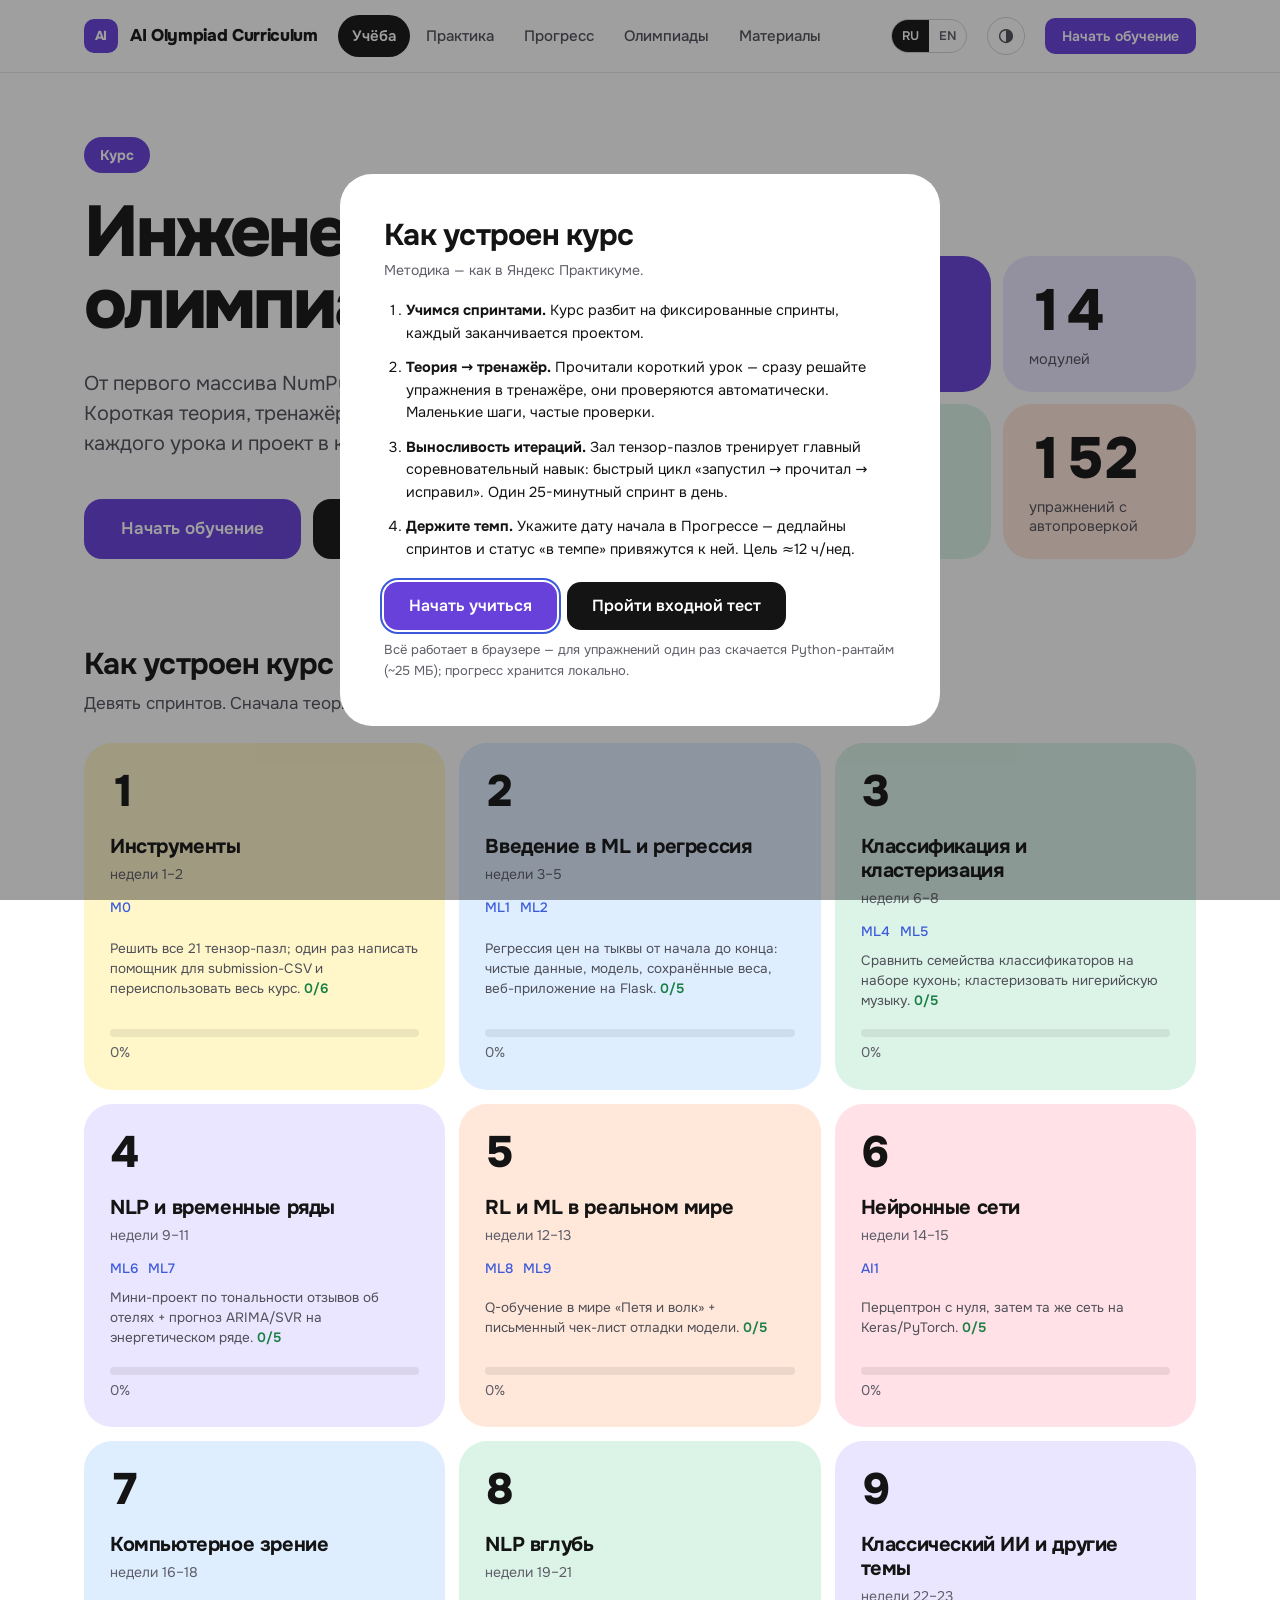
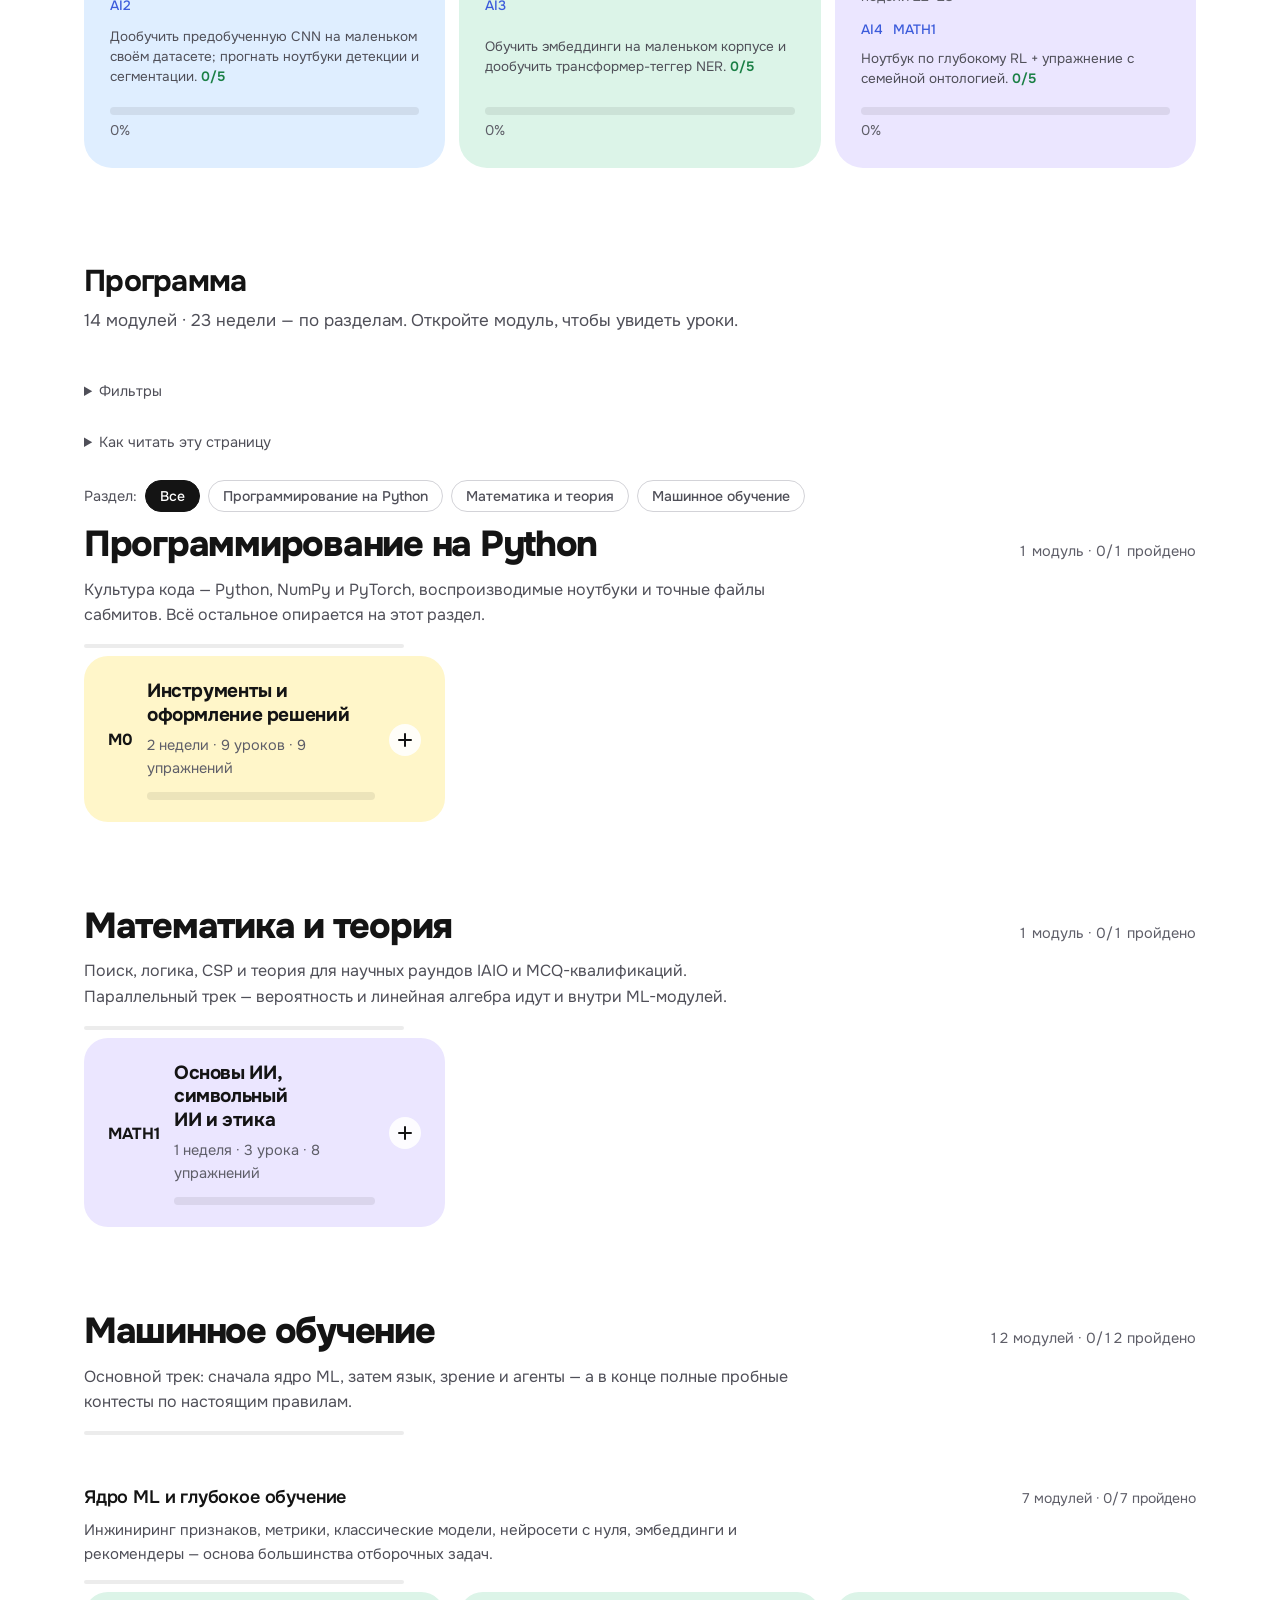
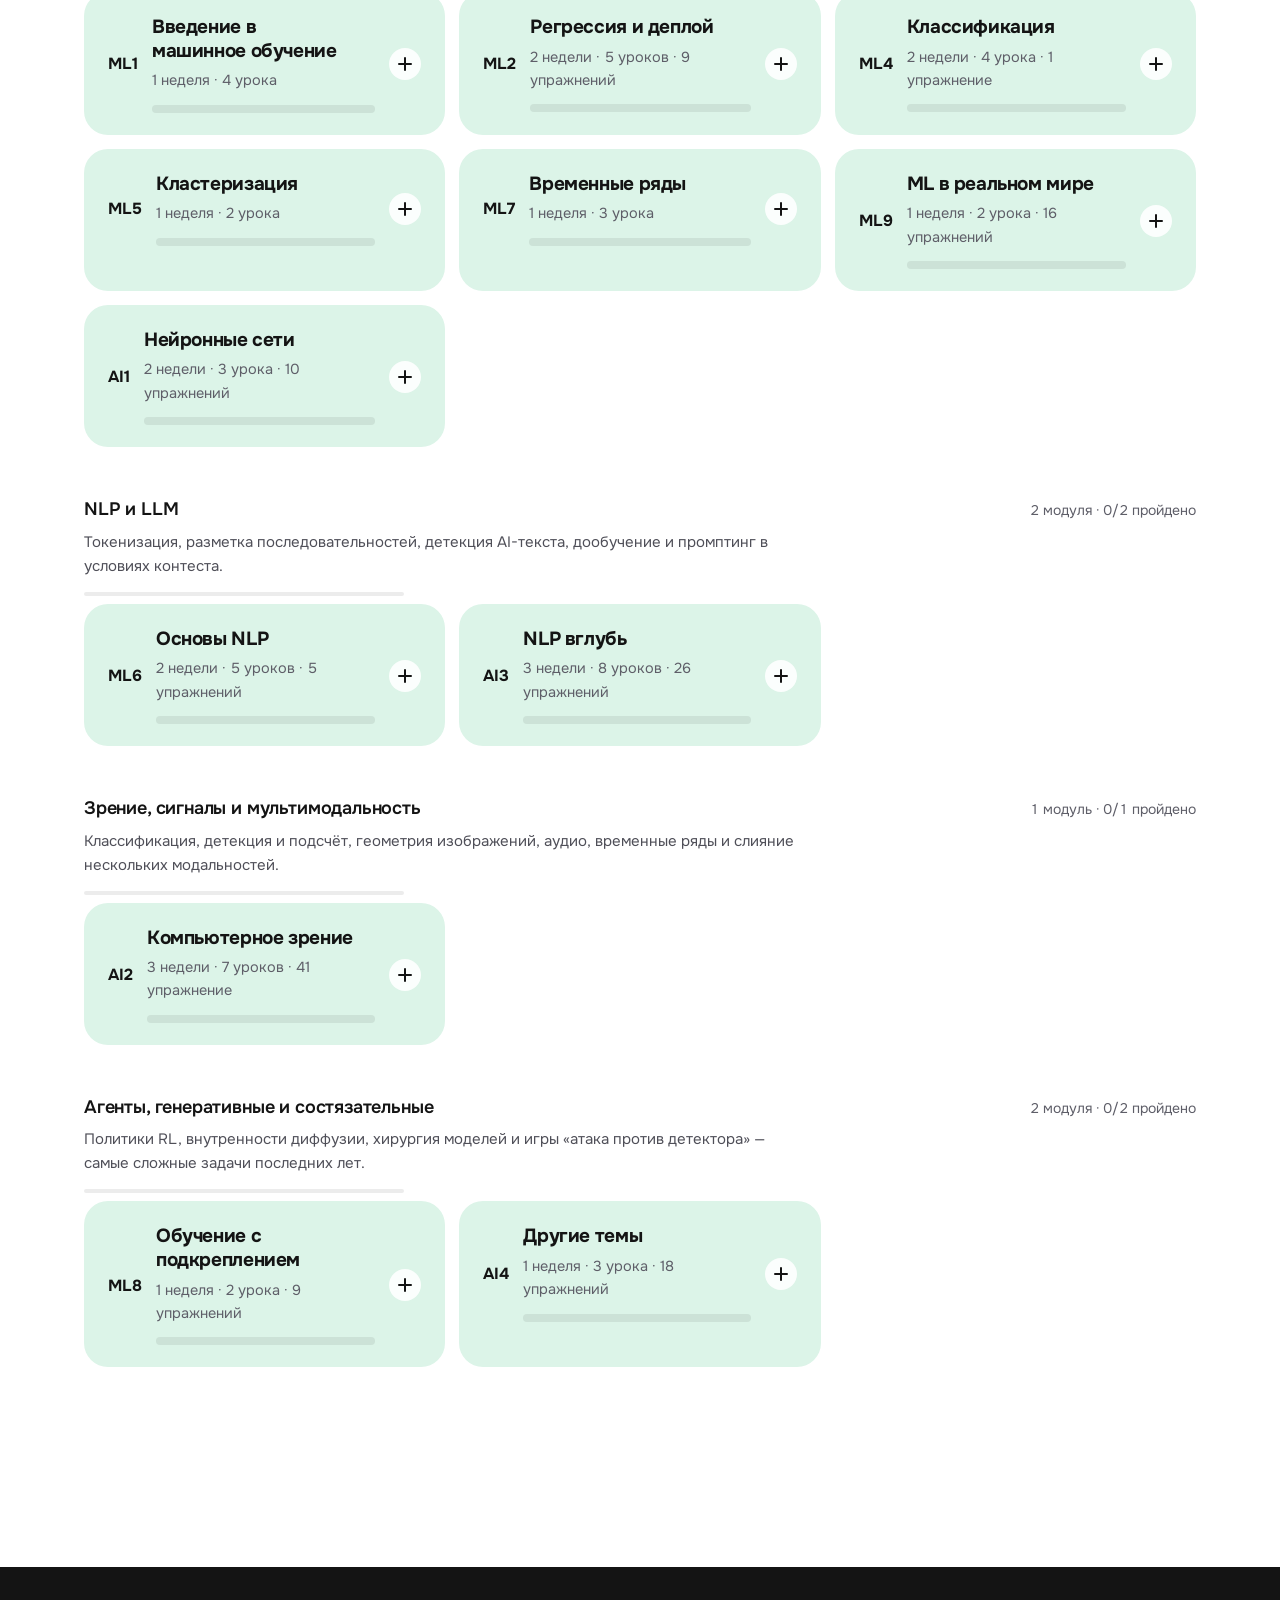
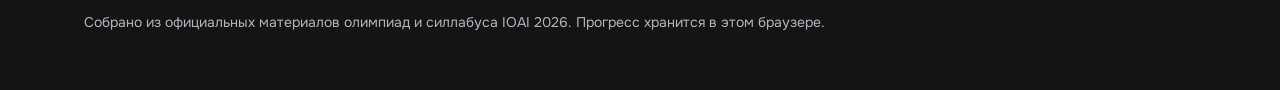
<file: index.html>
<!DOCTYPE html>
<html lang="ru">
<head>
<meta charset="UTF-8">
<meta name="viewport" content="width=device-width, initial-scale=1.0">
<meta name="color-scheme" content="light dark">
<meta name="darkreader-lock">
<script src="theme.js"></script>
<title>Курс олимпиадного ИИ — путь через задачи</title>
<link rel="stylesheet" href="css/fonts.css">
<link rel="stylesheet" href="css/base.css">
<link rel="stylesheet" href="css/path.css">
<link rel="stylesheet" href="css/lesson.css">
<link rel="stylesheet" href="css/trainer.css">
<link rel="stylesheet" href="css/lab.css">
<link rel="stylesheet" href="css/catalog.css">
<link rel="stylesheet" href="css/dashboard.css">
<link rel="stylesheet" href="css/puzzles.css">
<link rel="stylesheet" href="css/lessons.css">
</head>
<body>
<header class="site-header">
  <div class="container">
    <a class="brand" href="#" data-tab="path">AI Olympiad Curriculum</a>
    <nav class="nav" id="tabs" data-i18n-aria="nav.sections" aria-label="Sections" role="tablist">
      <button data-tab="path" class="tab active" role="tab" aria-selected="true" aria-controls="tab-path" data-i18n="nav.learn">Learn</button>
      <button data-tab="practice" class="tab" role="tab" aria-selected="false" aria-controls="tab-practice" data-i18n="nav.practice">Practice</button>
      <button data-tab="dashboard" class="tab" role="tab" aria-selected="false" aria-controls="tab-dashboard" data-i18n="nav.dashboard">Progress</button>
      <button data-tab="catalog" class="tab" role="tab" aria-selected="false" aria-controls="tab-catalog" data-i18n="nav.catalog">Competitions</button>
      <button data-tab="resources" class="tab" role="tab" aria-selected="false" aria-controls="tab-resources" data-i18n="nav.resources">Resources</button>
    </nav>
    <div class="lang-sw" role="group" aria-label="Language / Язык">
      <button type="button" id="langRu" data-lang="ru">RU</button><button type="button" id="langEn" data-lang="en">EN</button>
    </div>
    <button type="button" class="theme-sw" id="themeSw" data-theme-sw data-i18n-aria="theme.toggle" aria-label="Theme" aria-pressed="false"><svg viewBox="0 0 24 24" aria-hidden="true"><circle cx="12" cy="12" r="8.5" fill="none" stroke="currentColor" stroke-width="2"/><path d="M12 3.5a8.5 8.5 0 0 1 0 17z" fill="currentColor"/></svg></button>
    <button class="btn btn--primary btn--sm header-cta" data-continue data-i18n="cta.continue">Continue learning</button>
  </div>
</header>

<main class="container">
  <!-- ============ PATH ============ -->
  <section id="tab-path" class="tabpane active" role="tabpanel">
    <div class="hero" id="hero">
      <div class="hero-text">
        <div class="hero-eyebrow" data-i18n="hero.eyebrow">Course</div>
        <h1 data-i18n-html="hero.title">AI Olympiad<br>Engineer</h1>
        <p data-i18n="hero.sub">From a first NumPy array to IOAI-level tasks. Short theory, an auto-checked trainer after every lesson, a project at the end of each sprint.</p>
        <div class="hero-actions">
          <button class="btn btn--primary btn--lg" data-continue data-i18n="cta.continue">Continue learning</button>
          <button class="btn btn--secondary btn--lg" data-tab="entrytest" data-i18n="hero.entry">Take the entry test</button>
        </div>
      </div>
      <div class="hero-facts" id="heroFacts"></div>
    </div>

    <div id="lessonView"></div>
    <div id="sprints"></div>
    <div class="prog-title" id="progTitle"></div>
    <details class="filters-discl"><summary data-i18n="fl.filters">Filters</summary><div class="filters">
      <input id="pathSearch" type="search" data-i18n-aria="fl.search" aria-label="Search modules, skills, tasks" data-i18n-ph="fl.search" placeholder="Search modules, skills, tasks">
      <select id="pathOly" data-i18n-aria="fl.searchOly" aria-label="Filter by olympiad"><option value="" data-i18n="fl.allOly">All olympiads</option></select>
      <select id="pathDomain" data-i18n-aria="fl.searchDom" aria-label="Filter by domain"><option value="" data-i18n="fl.allDom">All domains</option></select>
      <select id="pathDiff" data-i18n-aria="fl.byLevel" aria-label="Filter by level"><option value="" data-i18n="fl.anyLevel">Any level</option><option value="1" data-i18n-level="1">Level 1</option><option value="2" data-i18n-level="2">Level 2</option><option value="3" data-i18n-level="3">Level 3</option><option value="4" data-i18n-level="4">Level 4</option><option value="5" data-i18n-level="5">Level 5</option></select>
      <label class="filters-check"><input type="checkbox" id="hideDone"> <span data-i18n="fl.hideDone">Hide completed</span></label>
    </div></details>
    <details class="legend"><summary data-i18n="leg.h">How to read this page</summary><p data-i18n="leg.body">Each card is a module: the M-number is its stable id, chips show level, domain and skills. Open a card for the lesson, then check yourself in the trainer.</p></details>
    <div class="disc-nav" id="discNav"></div>
    <div id="subjects"></div>
  </section>

  <!-- ============ PRACTICE (trainer + tensor puzzles) ============ -->
  <section id="tab-practice" class="tabpane" role="tabpanel">
    <div class="subnav">
      <button class="subtab on" data-sub="trainer" data-i18n="sub.exercises">Exercises</button>
      <button class="subtab" data-sub="jlab" data-i18n="sub.jlab">JupyterLab</button>
      <button class="subtab" data-sub="puzzles" data-i18n="sub.puzzles">Tensor puzzles</button>
      <button class="subtab" data-sub="entrytest" data-i18n="sub.entrytest">Entry test</button>
    </div>
    <div class="subpane active" id="sub-trainer">
      <div class="pr-trainer" id="prTrainer">
        <div class="pr-head">
          <button type="button" class="pr-btn pr-ghost" id="trNavBtn" aria-controls="trDrawer" aria-expanded="false" data-i18n="tr.exercises">Exercises</button>
          <div class="pr-crumb" id="trCrumb" data-i18n="tr.crumb">Trainer</div>
          <span class="pr-hint-kbd" data-i18n="tr.kbd">Ctrl+Enter to check · Esc leaves the editor</span>
        </div>

        <div id="trEmpty" class="pr-empty"><p class="tr-muted" data-i18n="tr.empty">Open Exercises and pick one.</p></div>

        <div id="trWork" class="pr-body" style="display:none">
          <section class="pr-pane pr-task" data-i18n-aria="tr.exercise" aria-label="Exercise">
            <div class="pr-pane-head"><span class="pr-pane-title" id="trCounter" data-i18n="tr.exercise">Exercise</span></div>
            <div class="pr-task-body">
              <h2 id="trTitle"></h2>
              <div class="pr-meta" id="trMeta"></div>
              <div id="trPrompt" class="pr-prompt"></div>
              <div id="trTaskErr" class="pr-taskerr" role="alert" hidden></div>
            </div>
          </section>

          <div class="pr-right">
            <section class="pr-pane pr-code" aria-label="Code editor">
              <div class="pr-pane-head"><span class="pr-pane-title" data-i18n="tr.code">Code</span><span class="pr-file">solution.py</span><span class="pr-env" data-i18n-title="tr.env" title="numpy is preloaded as np; also allowed: math, statistics, itertools, collections, functools, heapq, random">np preloaded</span></div>
              <div class="pr-ed">
                <pre class="pr-gutter" id="trGutter" aria-hidden="true">1</pre>
                <div class="tr-edit">
                  <pre class="tr-hl" id="trHl" aria-hidden="true"><code id="trHlCode"></code></pre>
                  <textarea id="trEditor" class="tr-editor" spellcheck="false" autocomplete="off" autocapitalize="off" autocorrect="off" enterkeyhint="enter" wrap="off" data-i18n-aria="tr.editor" aria-label="Solution code"></textarea>
                </div>
              </div>
            </section>
            <section class="pr-pane pr-out" aria-live="polite">
              <div class="pr-pane-head">
                <span class="pr-pane-title" id="trPaneTitle" data-i18n="tr.result">Result</span>
                <button type="button" class="pr-btn pr-ghost pr-sm" id="trTheoryToggle" aria-pressed="false" data-i18n="tr.theory">Theory</button>
              </div>
              <div id="trResult" class="pr-result"></div>
              <div id="trTheory" class="pr-theory" hidden><div id="trTheoryBody"></div></div>
            </section>
          </div>
        </div>

        <div class="pr-bar" id="trBar" hidden>
          <button type="button" class="pr-btn pr-secondary" id="trHint" aria-haspopup="dialog" data-i18n="tr.hint">Hint</button>
          <button type="button" class="pr-btn pr-ghost" id="trReset" data-i18n-title="tr.resetTitle" title="Restore the starter code" data-i18n="tr.reset">Reset</button>
          <button type="button" class="pr-btn pr-ghost" id="trSolution" data-i18n-title="tr.solTitle" title="Show the reference solution" data-i18n="tr.solution">Solution</button>
          <span id="trStatus" class="pr-status" role="status" aria-live="polite" hidden></span>
          <span class="pr-flex"></span>
          <button type="button" class="pr-btn pr-secondary" id="trRecheck" hidden data-i18n="tr.checkAgain">Check again</button>
          <button type="button" class="pr-btn pr-primary" id="trCheck" data-mode="check" data-i18n="tr.check">Check</button>
        </div>

        <div class="pr-drawer-back" id="trDrawerBack" hidden></div>
        <aside class="pr-drawer" id="trDrawer" aria-hidden="true" data-i18n-aria="tr.exercises" aria-label="Exercises">
          <div class="pr-drawer-head"><b data-i18n="tr.exercises">Exercises</b><button type="button" class="pr-x" id="trDrawerClose" data-i18n-aria="tr.close" aria-label="Close"></button></div>
          <div id="trMods" class="pr-nav"></div>
        </aside>

        <div class="pr-modal" id="trHintModal" hidden>
          <div class="pr-modal-card" role="dialog" aria-modal="true" aria-labelledby="trHintTitle">
            <div class="pr-modal-head"><b id="trHintTitle" data-i18n="tr.hint">Hint</b><button type="button" class="pr-x" id="trHintClose" data-i18n-aria="tr.close" aria-label="Close"></button></div>
            <div id="trHintBox" class="pr-hintbody"></div>
          </div>
        </div>
      </div>
    </div>
    <div class="subpane" id="sub-jlab">
      <div class="lab-bar">
        <i class="lab-dot" id="labDot" aria-hidden="true"></i>
        <span class="lab-status" id="labStatus" role="status" aria-live="polite"></span>
        <button type="button" class="pr-btn pr-ghost pr-sm" data-lab-setup aria-expanded="false" aria-controls="labSetup" data-i18n="lab.setup">Set up my computer (once)</button>
      </div>
      <div id="labPair" hidden></div>
      <div class="lab-card lab-setup" id="labSetup" hidden></div>
      <div id="labLocal" class="lab-grid">
        <div class="lab-main">
          <div class="lab-card" id="labOffline" hidden></div>
          <div class="lab-card" id="labFallback" hidden></div>
          <iframe id="labLocalFrame" title="JupyterLab (local)" class="jlab-frame" hidden
            sandbox="allow-scripts allow-same-origin allow-downloads allow-forms allow-modals allow-popups"></iframe>
          <div class="lab-foot" id="labFoot" hidden>
            <span class="lab-badge" data-i18n="lab.onMyPc">On my computer</span>
            <span class="jlab-hint" id="labFiles"></span>
            <span class="pr-flex"></span>
            <a class="pr-btn pr-ghost pr-sm" href="guide/jupyterlab.html" target="_blank" rel="noopener" data-i18n="lab.guide">Step-by-step guide</a>
            <button type="button" class="pr-btn pr-ghost pr-sm" data-lab-newtab data-i18n="lab.newTab">Open in a new tab</button>
            <button type="button" class="pr-btn pr-ghost pr-sm" data-lab-disconnect data-i18n="lab.disconnect">Disconnect computer</button>
          </div>
          <button type="button" id="labTasksRail" class="lab-rail" hidden aria-expanded="false" aria-controls="labTasks">
            <span class="lab-rail-t" id="labTasksRailT"></span>
          </button>
          <div class="lab-scrim" id="labScrim" hidden></div>
          <aside class="lab-tasks" id="labTasks" aria-label="Lesson tasks" aria-hidden="true"></aside>
        </div>
      </div>
    </div>
    <div class="subpane" id="sub-puzzles">
      <div class="page-head">
        <h1 data-i18n="pz.h">Tensor puzzles</h1>
        <p data-i18n="pz.sub">One line of broadcasting per puzzle, no loops. Train the run → read → fix loop — one 25-minute sprint a day.</p>
      </div>
      <div class="pg-top">
        <div class="pg-stat" id="pgPace" data-i18n-title="pz.paceTitle" title="Median time between runs this session. Under 60 s = a fast loop."></div>
        <div class="pg-stat" id="pgSince"></div>
        <div class="pg-stat" id="pgToday"></div>
        <div class="pg-stat pg-streak"><div id="pgStreak"></div><div class="pg-strip" id="pgStrip" data-i18n-title="pz.stripTitle" title="Last 14 days"></div></div>
        <div class="pg-sprint">
          <div id="pgSprintIdle"><span data-i18n="pz.sprint">Sprint</span>
            <button class="btn btn--secondary btn--sm" data-sprint="10" data-i18n="pz.10">10 min</button>
            <button class="btn btn--secondary btn--sm" data-sprint="25" data-i18n="pz.25">25 min</button>
            <button class="btn btn--ghost btn--sm" id="pgDrill" data-i18n-title="pz.drillTitle" title="Re-solve a puzzle you already solved, from blank, against the clock" data-i18n="pz.drill">Drill</button>
          </div>
          <div id="pgSprintOn" hidden><b id="pgSprintTime">0:00</b> <span id="pgSprintStats"></span>
            <button class="btn btn--ghost btn--sm" id="pgSprintStop" data-i18n="pz.stop">Stop</button></div>
          <div class="pg-muted" id="pgDrillTime"></div>
        </div>
      </div>

      <div class="pg-grid">
        <aside class="pg-side">
          <div class="pg-list" id="pgList"></div>
          <p class="pg-muted" id="pgSolved"></p>
          <div class="pg-rules">
            <h4 data-i18n="pz.rules">Rules</h4>
            <ul>
              <li data-i18n-html="pz.rule1">One line: <code>return …</code>, under 80 columns.</li>
              <li data-i18n-html="pz.rule2">Allowed: <code>arange</code>, <code>where</code>, <code>@</code>, arithmetic, comparison, <code>.shape</code>, any indexing (<code>a[:, None]</code>, <code>a[arange(3)]</code>) and your earlier puzzle functions.</li>
              <li data-i18n-html="pz.rule3">Not allowed: anything else — no <code>np.*</code>, <code>.sum</code>, loops, <code>if</code>, lists.</li>
            </ul>
            <p class="pg-muted" data-i18n-html="pz.credit">Puzzles by <a href="https://github.com/srush/Tensor-Puzzles" target="_blank" rel="noopener">Sasha Rush</a> (MIT). Runs real Python + NumPy in your browser.</p>
          </div>
        </aside>

        <div class="pg-main">
          <h2 id="pgTitle"></h2>
          <p id="pgDesc" class="pg-desc"></p>
          <details class="pg-specbox" open><summary data-i18n="pz.spec">Reference spec (loop version — reproduce it without loops)</summary><pre id="pgSpec" class="pg-code"></pre></details>
          <div class="pg-exhead" data-i18n="pz.examples">Examples</div>
          <div id="pgExamples"></div>
          <div class="pg-edwrap">
            <textarea id="pgEditor" class="pg-editor" spellcheck="false" autocomplete="off" autocapitalize="off" autocorrect="off" wrap="off" aria-label="Puzzle code"></textarea>
            <div class="pg-toolbar">
              <button class="btn btn--primary btn--sm" id="pgRun" data-i18n="pz.run">Run</button>
              <button class="btn btn--ghost btn--sm" id="pgReset" data-i18n="tr.reset">Reset</button>
              <span class="pg-kbdhint" data-i18n="pz.kbd">Ctrl+Enter to run · Esc to leave</span>
              <span class="pg-cols" id="pgCols"></span>
            </div>
          </div>
          <div id="pgStatus" class="pg-statusmsg" role="status" aria-live="polite" hidden></div>
          <div id="pgResult"></div>
        </div>

        <aside class="pg-side">
          <h4 class="pg-h" data-i18n="pz.iterLog">Iteration log</h4>
          <div id="pgLog"></div>
          <h4 class="pg-h" data-i18n="pz.recent">Recent sprints</h4>
          <div id="pgSprintHist"></div>
          <div class="pg-rules">
            <h4 data-i18n="pz.howTo">How to train</h4>
            <ul>
              <li data-i18n="pz.tip1">Change one small thing, then run. Read the failing case and repeat.</li>
              <li data-i18n="pz.tip2">Keep your median loop under 60 s, and do one 25-min sprint a day.</li>
              <li data-i18n="pz.tip3">Drill solved puzzles from blank until each one takes under a minute.</li>
            </ul>
          </div>
        </aside>
      </div>
    </div>
    <div class="subpane" id="sub-entrytest">
      <div id="etBody"></div>
    </div>
  </section>

  <!-- ============ DASHBOARD (progress) ============ -->
  <section id="tab-dashboard" class="tabpane" role="tabpanel">
    <div class="subnav">
      <button class="subtab on" data-sub="dash" data-i18n="sub.progress">Progress</button>
    </div>
    <div class="subpane active" id="sub-dash">
      <div id="dashBody"></div>
      <div class="danger-zone">
        <button id="resetProgress" class="btn btn--ghost btn--sm" data-i18n-title="fl.resetTitle" title="Clear all saved progress" data-i18n="fl.reset">Reset progress</button>
      </div>
    </div>
  </section>

  <!-- ============ CATALOG (olympiads + tasks + syllabus) ============ -->
  <section id="tab-catalog" class="tabpane" role="tabpanel">
    <div class="subnav">
      <button class="subtab on" data-sub="olympiads" data-i18n="sub.oly">Olympiads</button>
      <button class="subtab" data-sub="tasks" data-i18n="sub.tasks">Task bank</button>
      <button class="subtab" data-sub="syllabus" data-i18n="sub.syllabus">Syllabus</button>
    </div>
    <div class="subpane active" id="sub-olympiads">
      <div class="page-head">
        <h1 data-i18n="oly.h">Olympiads</h1>
        <p data-i18n="oly.sub">The AI olympiads this course prepares for — format, scope and where to find them.</p>
      </div>
      <div id="olyGrid" class="olygrid"></div>
    </div>
    <div class="subpane" id="sub-tasks">
      <div class="page-head">
        <h1 data-i18n="tasks.h">Task bank</h1>
        <p data-i18n="tasks.sub">Real problems from IOAI finals, national selections and AICC — each mapped to a module.</p>
      </div>
      <div class="filters">
        <input id="taskSearch" type="search" data-i18n-aria="tasks.search" aria-label="Search tasks" data-i18n-ph="tasks.search" placeholder="Search tasks">
        <select id="taskOly" data-i18n-aria="fl.searchOly" aria-label="Filter by olympiad"><option value="" data-i18n="fl.allOly">All olympiads</option></select>
        <select id="taskDomain" data-i18n-aria="fl.searchDom" aria-label="Filter by domain"><option value="" data-i18n="fl.allDom">All domains</option></select>
        <select id="taskDiff" data-i18n-aria="fl.byLevel" aria-label="Filter by level"><option value="" data-i18n="fl.anyLevel">Any level</option><option value="1" data-i18n-level="1">Level 1</option><option value="2" data-i18n-level="2">Level 2</option><option value="3" data-i18n-level="3">Level 3</option><option value="4" data-i18n-level="4">Level 4</option><option value="5" data-i18n-level="5">Level 5</option></select>
      </div>
      <div class="table-wrap"><table id="taskTable">
        <thead><tr><th data-i18n="tasks.task">Task</th><th data-i18n="tasks.oly">Olympiad</th><th data-i18n="tasks.domain">Domain</th><th data-i18n="tasks.scoring">Scoring</th><th data-i18n="tasks.module">Module</th><th data-i18n="tasks.level">Level</th></tr></thead>
        <tbody></tbody>
      </table></div>
    </div>
    <div class="subpane" id="sub-syllabus">
      <div class="page-head">
        <h1 data-i18n="syl.h">Syllabus coverage</h1>
        <p data-i18n-html="syl.sub">Official <b>IOAI 2026 syllabus</b> (<a class="link" href="https://ioai-official.org/wp-content/uploads/2025/10/Syllabus.pdf" target="_blank" rel="noopener">PDF</a>) — every topic mapped to a module. Topics not listed there are excluded from IOAI; modules <b>M7, M9, M11–M13</b> go beyond it for FAIO/IAIO/NEOAI, and M14 is contest practice.</p>
      </div>
      <div id="sylBody"></div>
    </div>
  </section>

  <!-- ============ RESOURCES ============ -->
  <section id="tab-resources" class="tabpane" role="tabpanel">
    <div class="page-head">
      <h1 data-i18n="res.h">Resources</h1>
      <p data-i18n="res.sub">Books, courses and references that go deeper than the lessons.</p>
    </div>
    <div class="filters">
      <input id="resSearch" type="search" data-i18n-aria="res.search" aria-label="Search resources" data-i18n-ph="res.search" placeholder="Search resources">
      <select id="resLang" data-i18n-aria="res.byLang" aria-label="Filter by language"><option value="" data-i18n="res.anyLang">Any language</option><option>RU</option><option>EN</option></select>
      <select id="resGroup" data-i18n-aria="res.byGroup" aria-label="Filter by group"><option value="" data-i18n="res.allGroups">All groups</option></select>
    </div>
    <div id="resList"></div>
  </section>
</main>

<footer class="site-footer">
  <div class="container" data-i18n="footer">Built from official olympiad materials and the IOAI 2026 syllabus. Progress is saved in this browser.</div>
</footer>

<script src="data.js"></script>
<script src="i18n.js"></script>
<script src="figures.js"></script>
<script src="msmd.js"></script>
<script src="lessons/00_core.js"></script>
<script src="lessons/01_foundations.js"></script>
<script src="lessons/ms_ml.js"></script>
<script src="lessons/ms_ai.js"></script>

<script src="exercises/engine.js"></script>
<script src="exercises/ex_m00.js"></script>
<script src="exercises/ex_m01.js"></script>
<script src="exercises/ex_m16.js"></script>
<script src="exercises/ex_m02.js"></script>
<script src="exercises/ex_m03.js"></script>
<script src="exercises/ex_m04.js"></script>
<script src="exercises/ex_m05.js"></script>
<script src="exercises/ex_m06.js"></script>
<script src="exercises/ex_m07.js"></script>
<script src="exercises/ex_m08.js"></script>
<script src="exercises/ex_m15.js"></script>
<script src="exercises/ex_m09.js"></script>
<script src="exercises/ex_m10.js"></script>
<script src="exercises/ex_m11.js"></script>
<script src="exercises/ex_m12.js"></script>
<script src="exercises/ex_m13.js"></script>
<script src="exercises/ex_m14.js"></script>
<script src="quiz/entry_test.js"></script>
<script src="ex_map.js"></script>
<script src="projects.js"></script>
<script src="nbexport.js"></script>
<script src="views/path.js"></script>
<script src="views/lesson.js"></script>
<script src="views/catalog.js"></script>
<script src="app.js"></script>
<script src="exercises/pyclient.js"></script>
<script src="trainer.js"></script>
<script src="lab.js"></script>
<script src="dashboard.js"></script>
<script src="entrytest.js"></script>
<script src="puzzles/puzzles.js"></script>
<script src="puzzles/harness.js"></script>
<script src="puzzles/gym.js"></script>
</body>
</html>
</file>
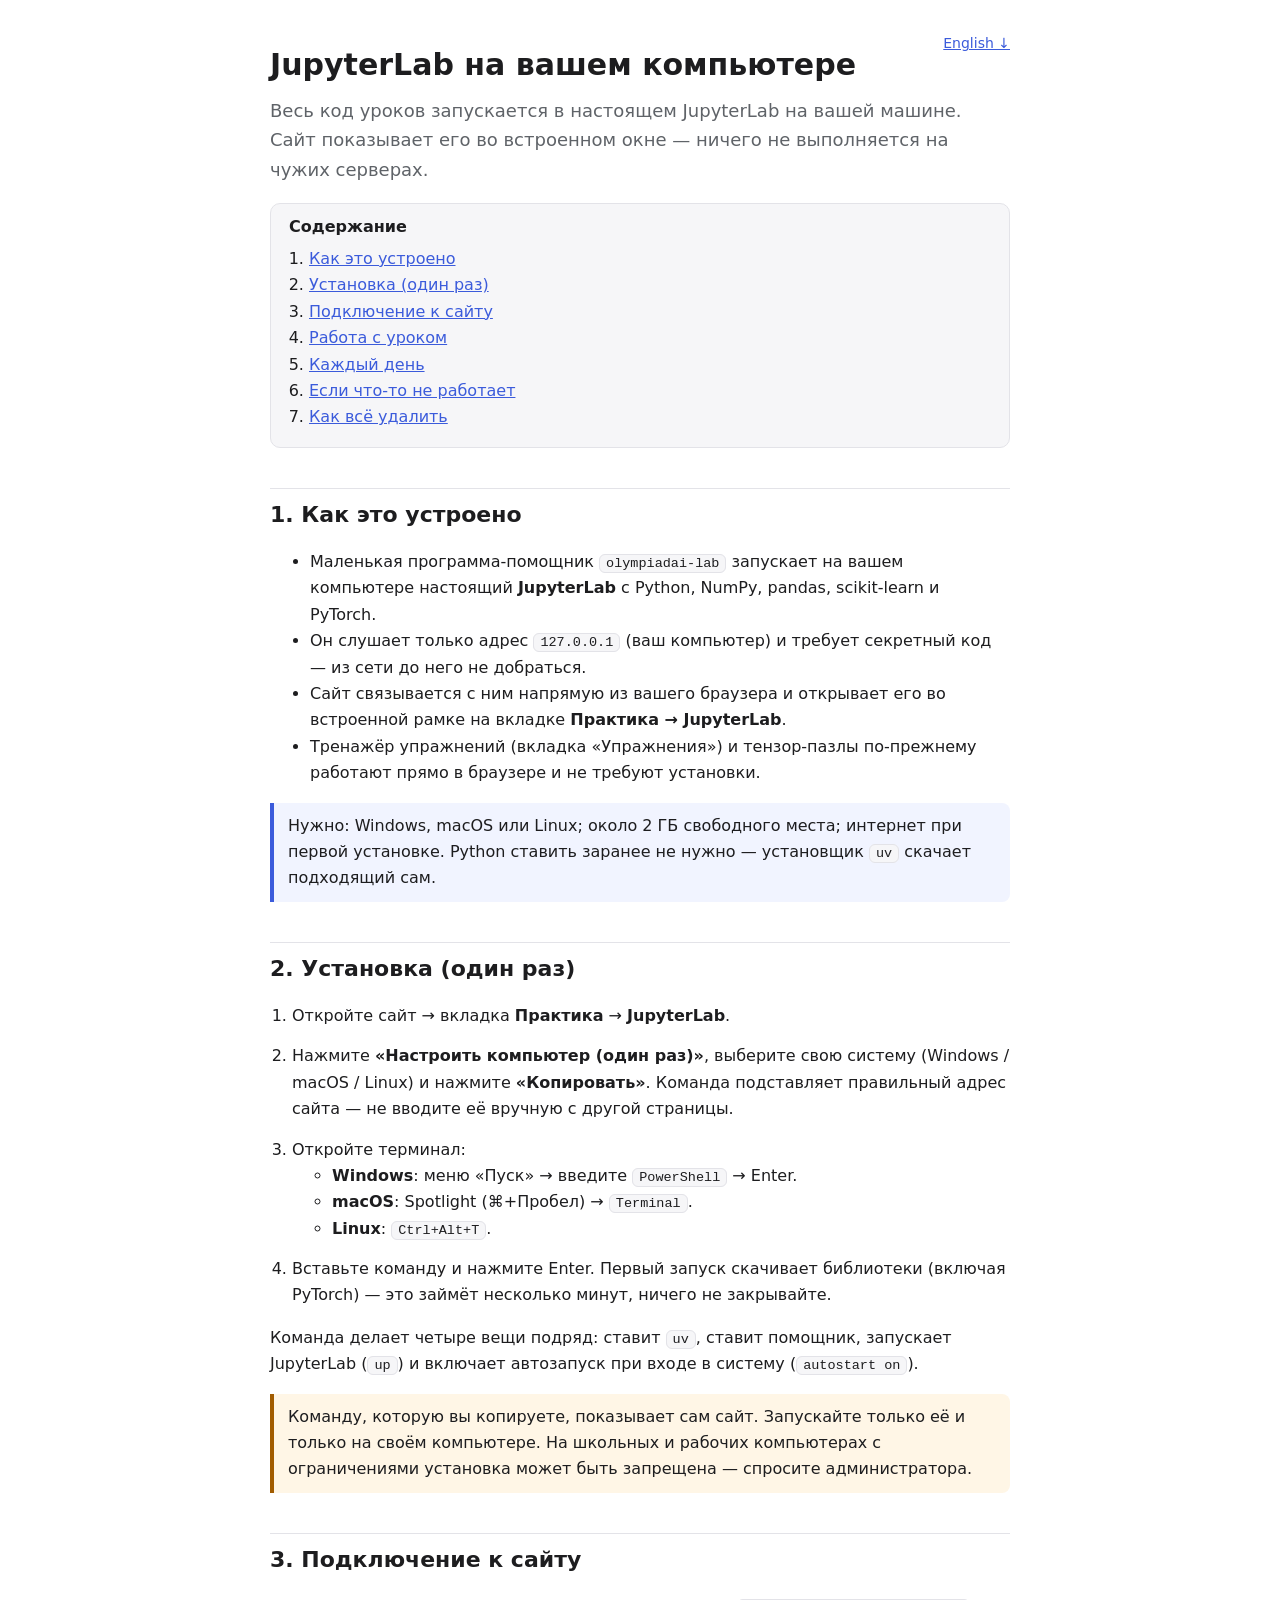
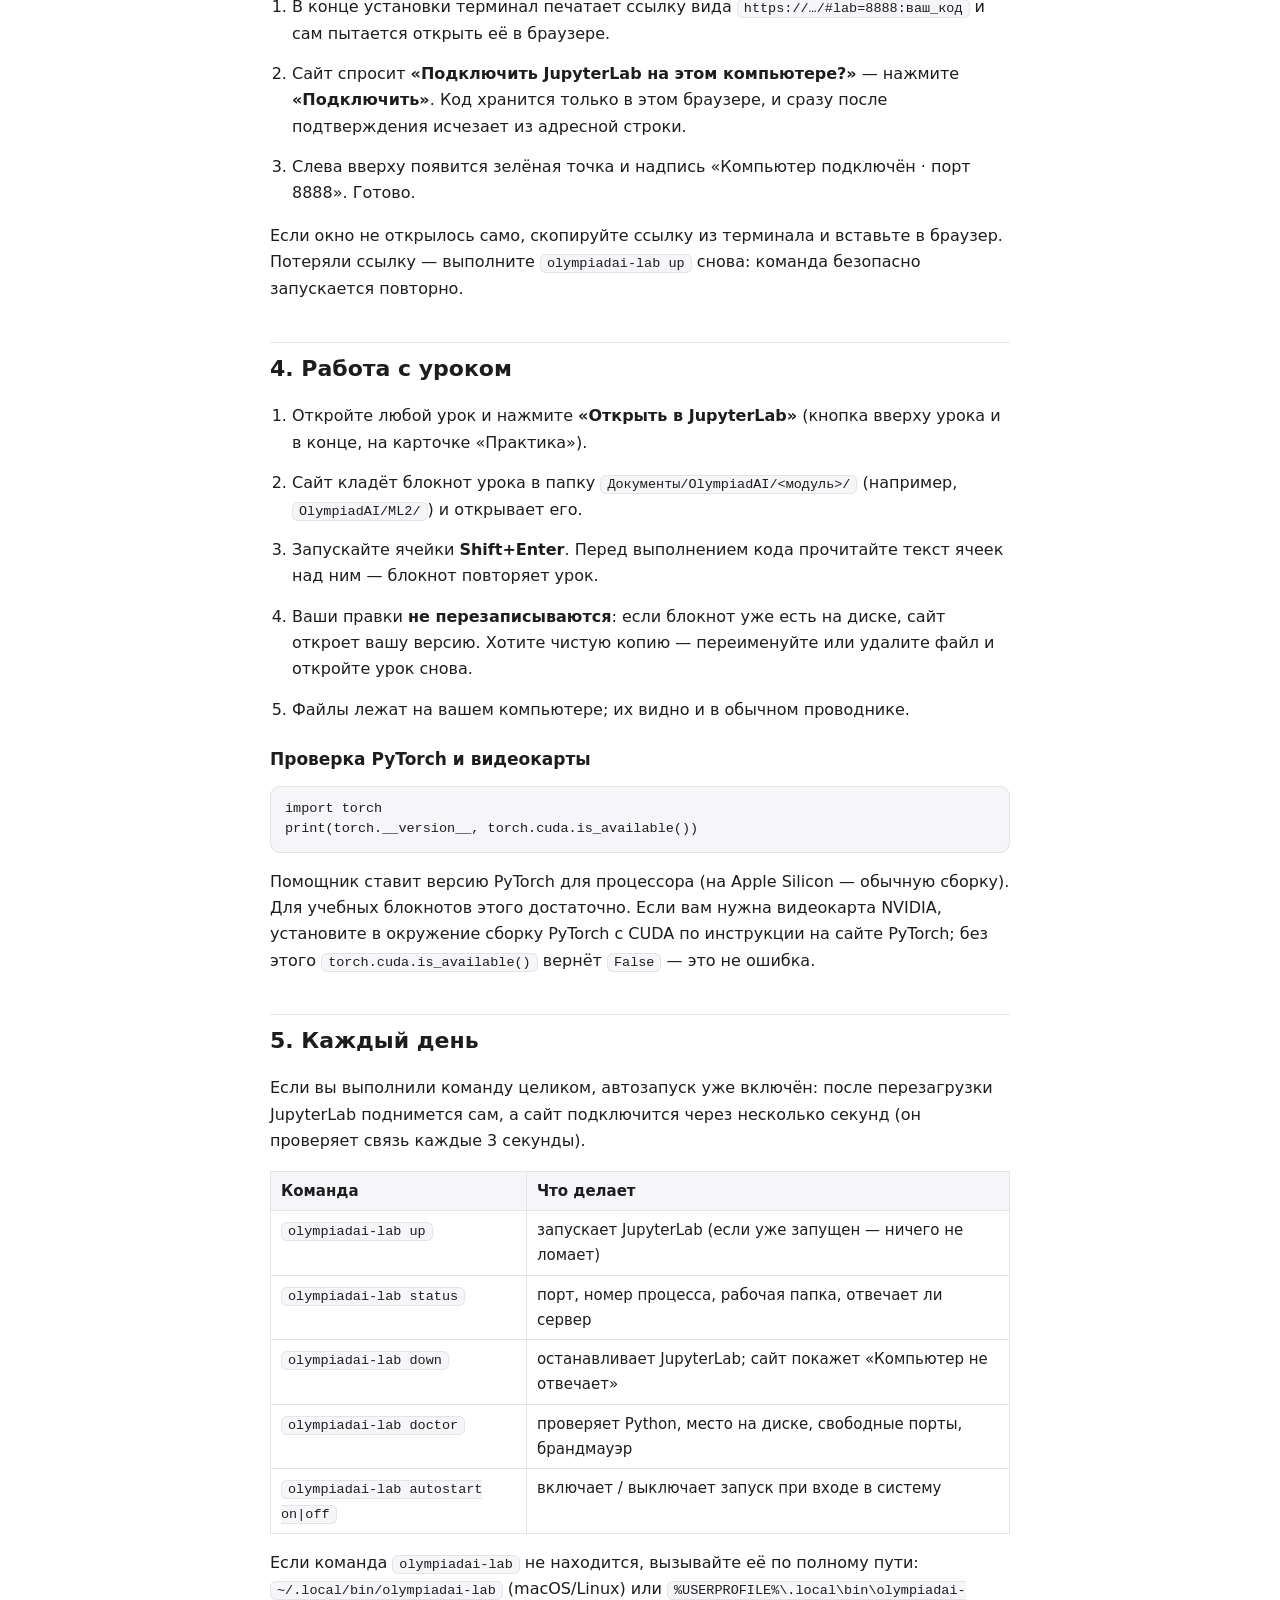
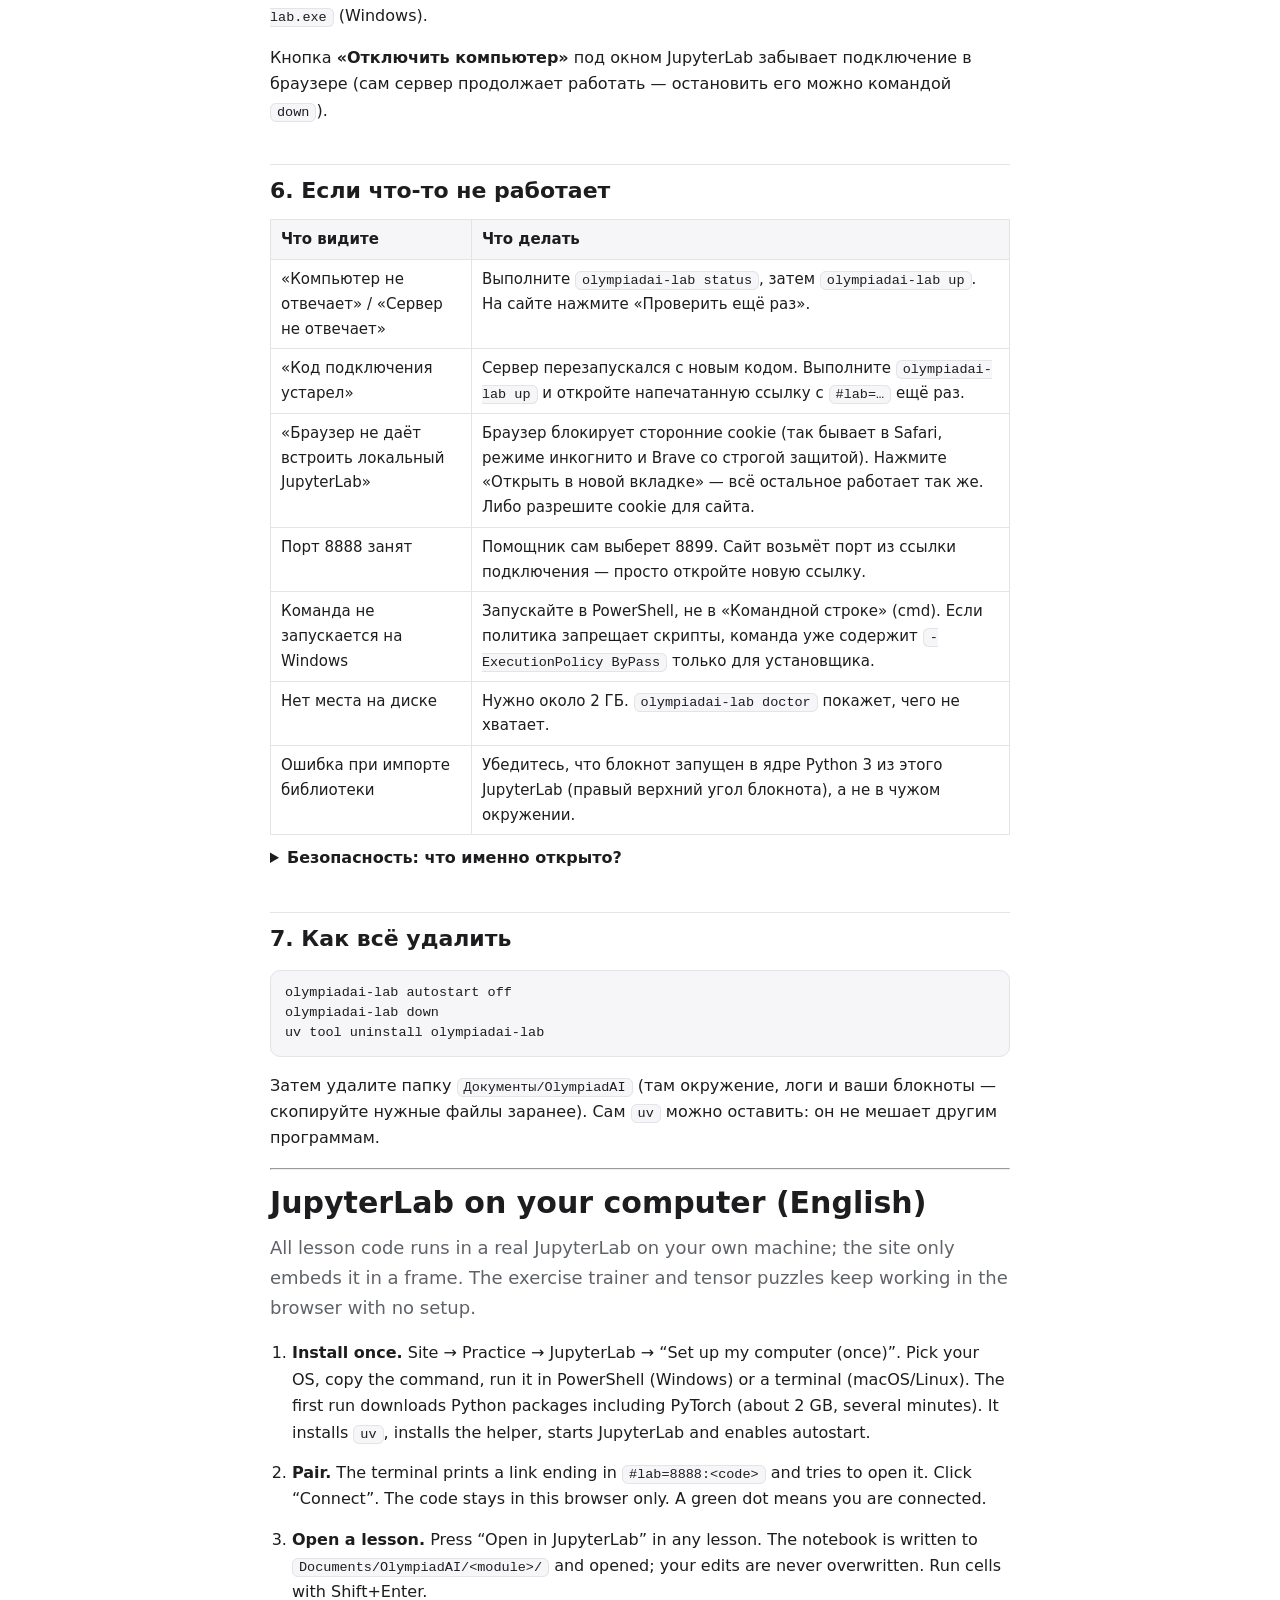
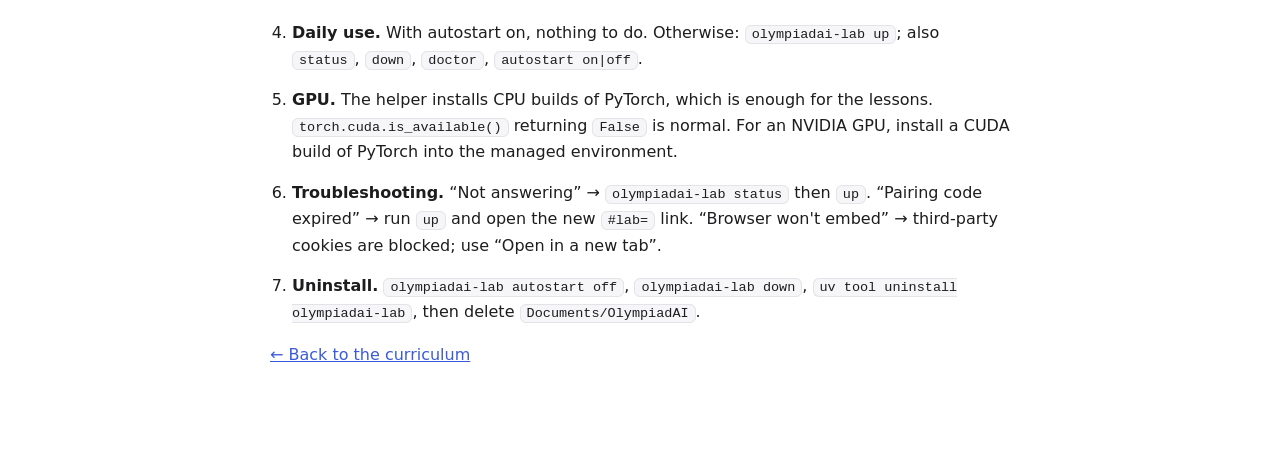
<file: guide/jupyterlab.html>
<!doctype html>
<html lang="ru">
<head>
<meta charset="utf-8">
<meta name="viewport" content="width=device-width, initial-scale=1">
<title>JupyterLab на вашем компьютере — инструкция</title>
<style>
  :root { --text:#1d1d1f; --muted:#5f6368; --line:#e3e3e8; --bg:#fff; --soft:#f6f6f8; --accent:#3b5bdb; --warn:#a15c00; }
  * { box-sizing: border-box; }
  body { margin:0; font:16px/1.65 system-ui,-apple-system,"Segoe UI",Roboto,sans-serif; color:var(--text); background:var(--bg); }
  main { max-width:780px; margin:0 auto; padding:32px 20px 80px; }
  h1 { font-size:30px; margin:8px 0 6px; }
  h2 { font-size:22px; margin:40px 0 10px; padding-top:8px; border-top:1px solid var(--line); }
  h3 { font-size:17px; margin:22px 0 6px; }
  p, li { color:var(--text); }
  .lead { color:var(--muted); font-size:18px; margin:0 0 18px; }
  a { color:var(--accent); }
  code { font:13.5px ui-monospace,Menlo,Consolas,monospace; background:var(--soft); border:1px solid var(--line); border-radius:6px; padding:1px 6px; }
  pre { background:var(--soft); border:1px solid var(--line); border-radius:10px; padding:12px 14px; overflow:auto; font:13px/1.55 ui-monospace,Menlo,Consolas,monospace; }
  pre code { border:0; background:none; padding:0; }
  .note { border-left:4px solid var(--accent); background:#f1f4ff; padding:10px 14px; border-radius:0 8px 8px 0; margin:14px 0; }
  .warn { border-left-color:var(--warn); background:#fff6e6; }
  table { border-collapse:collapse; width:100%; margin:10px 0; font-size:15px; }
  th, td { border:1px solid var(--line); padding:7px 10px; text-align:left; vertical-align:top; }
  th { background:var(--soft); }
  ol.steps { padding-left:22px; } ol.steps > li { margin:14px 0; }
  .toc { background:var(--soft); border:1px solid var(--line); border-radius:10px; padding:10px 18px; }
  .toc ol { margin:6px 0; padding-left:20px; }
  .lang { float:right; font-size:14px; }
  details { margin:10px 0; } summary { cursor:pointer; font-weight:600; }
</style>
</head>
<body>
<main>
<a class="lang" href="#en">English ↓</a>
<h1>JupyterLab на вашем компьютере</h1>
<p class="lead">Весь код уроков запускается в настоящем JupyterLab на вашей машине. Сайт показывает его во встроенном окне — ничего не выполняется на чужих серверах.</p>

<div class="toc"><b>Содержание</b>
<ol>
  <li><a href="#why">Как это устроено</a></li>
  <li><a href="#install">Установка (один раз)</a></li>
  <li><a href="#pair">Подключение к сайту</a></li>
  <li><a href="#use">Работа с уроком</a></li>
  <li><a href="#daily">Каждый день</a></li>
  <li><a href="#fix">Если что-то не работает</a></li>
  <li><a href="#remove">Как всё удалить</a></li>
</ol></div>

<h2 id="why">1. Как это устроено</h2>
<ul>
  <li>Маленькая программа-помощник <code>olympiadai-lab</code> запускает на вашем компьютере настоящий <b>JupyterLab</b> с Python, NumPy, pandas, scikit-learn и PyTorch.</li>
  <li>Он слушает только адрес <code>127.0.0.1</code> (ваш компьютер) и требует секретный код — из сети до него не добраться.</li>
  <li>Сайт связывается с ним напрямую из вашего браузера и открывает его во встроенной рамке на вкладке <b>Практика → JupyterLab</b>.</li>
  <li>Тренажёр упражнений (вкладка «Упражнения») и тензор-пазлы по-прежнему работают прямо в браузере и не требуют установки.</li>
</ul>
<div class="note">Нужно: Windows, macOS или Linux; около 2 ГБ свободного места; интернет при первой установке. Python ставить заранее не нужно — установщик <code>uv</code> скачает подходящий сам.</div>

<h2 id="install">2. Установка (один раз)</h2>
<ol class="steps">
  <li>Откройте сайт → вкладка <b>Практика</b> → <b>JupyterLab</b>.</li>
  <li>Нажмите <b>«Настроить компьютер (один раз)»</b>, выберите свою систему (Windows / macOS / Linux) и нажмите <b>«Копировать»</b>. Команда подставляет правильный адрес сайта — не вводите её вручную с другой страницы.</li>
  <li>Откройте терминал:
    <ul>
      <li><b>Windows</b>: меню «Пуск» → введите <code>PowerShell</code> → Enter.</li>
      <li><b>macOS</b>: Spotlight (⌘+Пробел) → <code>Terminal</code>.</li>
      <li><b>Linux</b>: <code>Ctrl+Alt+T</code>.</li>
    </ul>
  </li>
  <li>Вставьте команду и нажмите Enter. Первый запуск скачивает библиотеки (включая PyTorch) — это займёт несколько минут, ничего не закрывайте.</li>
</ol>
<p>Команда делает четыре вещи подряд: ставит <code>uv</code>, ставит помощник, запускает JupyterLab (<code>up</code>) и включает автозапуск при входе в систему (<code>autostart on</code>).</p>
<div class="note warn">Команду, которую вы копируете, показывает сам сайт. Запускайте только её и только на своём компьютере. На школьных и рабочих компьютерах с ограничениями установка может быть запрещена — спросите администратора.</div>

<h2 id="pair">3. Подключение к сайту</h2>
<ol class="steps">
  <li>В конце установки терминал печатает ссылку вида <code>https://…/#lab=8888:ваш_код</code> и сам пытается открыть её в браузере.</li>
  <li>Сайт спросит <b>«Подключить JupyterLab на этом компьютере?»</b> — нажмите <b>«Подключить»</b>. Код хранится только в этом браузере, и сразу после подтверждения исчезает из адресной строки.</li>
  <li>Слева вверху появится зелёная точка и надпись «Компьютер подключён · порт 8888». Готово.</li>
</ol>
<p>Если окно не открылось само, скопируйте ссылку из терминала и вставьте в браузер. Потеряли ссылку — выполните <code>olympiadai-lab up</code> снова: команда безопасно запускается повторно.</p>

<h2 id="use">4. Работа с уроком</h2>
<ol class="steps">
  <li>Откройте любой урок и нажмите <b>«Открыть в JupyterLab»</b> (кнопка вверху урока и в конце, на карточке «Практика»).</li>
  <li>Сайт кладёт блокнот урока в папку <code>Документы/OlympiadAI/&lt;модуль&gt;/</code> (например, <code>OlympiadAI/ML2/</code>) и открывает его.</li>
  <li>Запускайте ячейки <b>Shift+Enter</b>. Перед выполнением кода прочитайте текст ячеек над ним — блокнот повторяет урок.</li>
  <li>Ваши правки <b>не перезаписываются</b>: если блокнот уже есть на диске, сайт откроет вашу версию. Хотите чистую копию — переименуйте или удалите файл и откройте урок снова.</li>
  <li>Файлы лежат на вашем компьютере; их видно и в обычном проводнике.</li>
</ol>
<h3>Проверка PyTorch и видеокарты</h3>
<pre><code>import torch
print(torch.__version__, torch.cuda.is_available())</code></pre>
<p>Помощник ставит версию PyTorch для процессора (на Apple Silicon — обычную сборку). Для учебных блокнотов этого достаточно. Если вам нужна видеокарта NVIDIA, установите в окружение сборку PyTorch с CUDA по инструкции на сайте PyTorch; без этого <code>torch.cuda.is_available()</code> вернёт <code>False</code> — это не ошибка.</p>

<h2 id="daily">5. Каждый день</h2>
<p>Если вы выполнили команду целиком, автозапуск уже включён: после перезагрузки JupyterLab поднимется сам, а сайт подключится через несколько секунд (он проверяет связь каждые 3 секунды).</p>
<table>
  <tr><th>Команда</th><th>Что делает</th></tr>
  <tr><td><code>olympiadai-lab up</code></td><td>запускает JupyterLab (если уже запущен — ничего не ломает)</td></tr>
  <tr><td><code>olympiadai-lab status</code></td><td>порт, номер процесса, рабочая папка, отвечает ли сервер</td></tr>
  <tr><td><code>olympiadai-lab down</code></td><td>останавливает JupyterLab; сайт покажет «Компьютер не отвечает»</td></tr>
  <tr><td><code>olympiadai-lab doctor</code></td><td>проверяет Python, место на диске, свободные порты, брандмауэр</td></tr>
  <tr><td><code>olympiadai-lab autostart on|off</code></td><td>включает / выключает запуск при входе в систему</td></tr>
</table>
<p>Если команда <code>olympiadai-lab</code> не находится, вызывайте её по полному пути: <code>~/.local/bin/olympiadai-lab</code> (macOS/Linux) или <code>%USERPROFILE%\.local\bin\olympiadai-lab.exe</code> (Windows).</p>
<p>Кнопка <b>«Отключить компьютер»</b> под окном JupyterLab забывает подключение в браузере (сам сервер продолжает работать — остановить его можно командой <code>down</code>).</p>

<h2 id="fix">6. Если что-то не работает</h2>
<table>
  <tr><th>Что видите</th><th>Что делать</th></tr>
  <tr><td>«Компьютер не отвечает» / «Сервер не отвечает»</td><td>Выполните <code>olympiadai-lab status</code>, затем <code>olympiadai-lab up</code>. На сайте нажмите «Проверить ещё раз».</td></tr>
  <tr><td>«Код подключения устарел»</td><td>Сервер перезапускался с новым кодом. Выполните <code>olympiadai-lab up</code> и откройте напечатанную ссылку с <code>#lab=…</code> ещё раз.</td></tr>
  <tr><td>«Браузер не даёт встроить локальный JupyterLab»</td><td>Браузер блокирует сторонние cookie (так бывает в Safari, режиме инкогнито и Brave со строгой защитой). Нажмите «Открыть в новой вкладке» — всё остальное работает так же. Либо разрешите cookie для сайта.</td></tr>
  <tr><td>Порт 8888 занят</td><td>Помощник сам выберет 8899. Сайт возьмёт порт из ссылки подключения — просто откройте новую ссылку.</td></tr>
  <tr><td>Команда не запускается на Windows</td><td>Запускайте в PowerShell, не в «Командной строке» (cmd). Если политика запрещает скрипты, команда уже содержит <code>-ExecutionPolicy ByPass</code> только для установщика.</td></tr>
  <tr><td>Нет места на диске</td><td>Нужно около 2 ГБ. <code>olympiadai-lab doctor</code> покажет, чего не хватает.</td></tr>
  <tr><td>Ошибка при импорте библиотеки</td><td>Убедитесь, что блокнот запущен в ядре Python 3 из этого JupyterLab (правый верхний угол блокнота), а не в чужом окружении.</td></tr>
</table>
<details><summary>Безопасность: что именно открыто?</summary>
<ul>
  <li>Сервер слушает только <code>127.0.0.1</code>, то есть недоступен из локальной сети и интернета.</li>
  <li>Каждый запрос требует случайный код, который хранится в файле с ограниченными правами и в вашем браузере.</li>
  <li>Разрешённый источник запросов (CORS) — только адрес этого сайта, а встраивать JupyterLab в рамку может только он.</li>
  <li>Подключайте только тот сервер, который запустили сами командой <code>olympiadai-lab up</code>.</li>
</ul></details>

<h2 id="remove">7. Как всё удалить</h2>
<pre><code>olympiadai-lab autostart off
olympiadai-lab down
uv tool uninstall olympiadai-lab</code></pre>
<p>Затем удалите папку <code>Документы/OlympiadAI</code> (там окружение, логи и ваши блокноты — скопируйте нужные файлы заранее). Сам <code>uv</code> можно оставить: он не мешает другим программам.</p>

<hr>
<h1 id="en">JupyterLab on your computer (English)</h1>
<p class="lead">All lesson code runs in a real JupyterLab on your own machine; the site only embeds it in a frame. The exercise trainer and tensor puzzles keep working in the browser with no setup.</p>
<ol class="steps">
  <li><b>Install once.</b> Site → Practice → JupyterLab → “Set up my computer (once)”. Pick your OS, copy the command, run it in PowerShell (Windows) or a terminal (macOS/Linux). The first run downloads Python packages including PyTorch (about 2 GB, several minutes). It installs <code>uv</code>, installs the helper, starts JupyterLab and enables autostart.</li>
  <li><b>Pair.</b> The terminal prints a link ending in <code>#lab=8888:&lt;code&gt;</code> and tries to open it. Click “Connect”. The code stays in this browser only. A green dot means you are connected.</li>
  <li><b>Open a lesson.</b> Press “Open in JupyterLab” in any lesson. The notebook is written to <code>Documents/OlympiadAI/&lt;module&gt;/</code> and opened; your edits are never overwritten. Run cells with Shift+Enter.</li>
  <li><b>Daily use.</b> With autostart on, nothing to do. Otherwise: <code>olympiadai-lab up</code>; also <code>status</code>, <code>down</code>, <code>doctor</code>, <code>autostart on|off</code>.</li>
  <li><b>GPU.</b> The helper installs CPU builds of PyTorch, which is enough for the lessons. <code>torch.cuda.is_available()</code> returning <code>False</code> is normal. For an NVIDIA GPU, install a CUDA build of PyTorch into the managed environment.</li>
  <li><b>Troubleshooting.</b> “Not answering” → <code>olympiadai-lab status</code> then <code>up</code>. “Pairing code expired” → run <code>up</code> and open the new <code>#lab=</code> link. “Browser won't embed” → third-party cookies are blocked; use “Open in a new tab”.</li>
  <li><b>Uninstall.</b> <code>olympiadai-lab autostart off</code>, <code>olympiadai-lab down</code>, <code>uv tool uninstall olympiadai-lab</code>, then delete <code>Documents/OlympiadAI</code>.</li>
</ol>
<p><a href="../index.html">← Back to the curriculum</a></p>
</main>
</body>
</html>
</file>
<file: css/fonts.css>
/* Onest (SIL OFL 1.1, Latin + Cyrillic) — self-hosted variable font, weight 400–800.
   Chosen for Russian-language UI: a neutral grotesque close in spirit to Yandex Sans. */
@font-face {
  font-family: "Onest"; font-style: normal; font-weight: 400 800; font-display: swap;
  src: url(fonts/onest-cyrillic.woff2) format("woff2");
  unicode-range: U+0301, U+0400-045F, U+0490-0491, U+04B0-04B1, U+2116;
}
@font-face {
  font-family: "Onest"; font-style: normal; font-weight: 400 800; font-display: swap;
  src: url(fonts/onest-latin-ext.woff2) format("woff2");
  unicode-range: U+0100-02BA, U+02BD-02C5, U+02C7-02CC, U+02CE-02D7, U+02DD-02FF, U+0304, U+0308, U+0329, U+1D00-1DBF, U+1E00-1E9F, U+1EF2-1EFF, U+2020, U+20A0-20AB, U+20AD-20C4, U+2113, U+2C60-2C7F, U+A720-A7FF;
}
@font-face {
  font-family: "Onest"; font-style: normal; font-weight: 400 800; font-display: swap;
  src: url(fonts/onest-latin.woff2) format("woff2");
  unicode-range: U+0000-00FF, U+0131, U+0152-0153, U+02BB-02BC, U+02C6, U+02DA, U+02DC, U+0304, U+0308, U+0329, U+2000-206F, U+20AC, U+2122, U+2191, U+2193, U+2212, U+2215, U+FEFF, U+FFFD;
}
</file>
<file: css/base.css>
/* Design system — Yandex Practicum course pages: white canvas, near-black ink, one violet brand,
   pastel tint tiles that carry meaning (group / sprint), big confident headings, 14–28px radii.
   No shadows beyond a hover lift, no gradients, no emoji. Source of truth: DESIGN.md.
   Per-view files live next to this one. */
:root {
  --bg: #ffffff;
  --subtle: #f4f4f6;
  --line: #e7e7ea;
  --line-strong: #d3d3d8;
  --text: #141414;
  --text-2: #4f4f58;
  --text-3: #5e5e68;
  --accent: #3b5bdb;
  --accent-soft: #eef1fd;
  --brand: #6741d9;
  --brand-hover: #5a32c8;
  --on-brand: #ffffff;        /* text on brand fills — constant in both themes */
  --on-brand-2: rgba(255, 255, 255, .75);  /* muted text on brand fills */
  --ink: #141414;            /* dark text on light surfaces inside colored cards */
  --inv-bg: #141414; --inv-fg: #ffffff; --inv-hover: #2c2c30;   /* inverted (black / white) buttons and pills */
  --glass: rgba(255, 255, 255, .78); --glass-strong: rgba(255, 255, 255, .88); --glass-hover: #ffffff;
  --track: rgba(20, 20, 20, .08);
  --header-bg: rgba(255, 255, 255, .92);
  --footer-bg: #141414; --footer-fg: #b4b4be;
  --tint-yellow: #fff6c9;
  --tint-sky: #dfeeff;
  --tint-mint: #dcf4e8;
  --tint-lilac: #ebe6ff;
  --tint-peach: #ffe7d9;
  --tint-rose: #ffe1e7;
  --ok: #1a7f45;
  --ok-soft: #eaf6ef;
  --err: #c9302c;
  --warn: #b45309;
  --radius-xl: 28px;
  --radius: 18px;
  --radius-sm: 12px;
  --font: "Onest", system-ui, -apple-system, "Segoe UI", Roboto, Arial, sans-serif;
  --mono: ui-monospace, "SF Mono", "JetBrains Mono", Consolas, monospace;
  --container: 1160px;
  --header-h: 72px;
}

/* Dark theme (Practicum dark): brand brightens a step, surfaces step down instead of being
   inverted by the browser. theme.js sets data-theme from localStorage or the system preference. */
:root[data-theme="dark"] {
  color-scheme: dark;
  --bg: #151517; --subtle: #212124; --line: #2c2c30; --line-strong: #3d3d43;
  --text: #f3f3f4; --text-2: #babac3; --text-3: #9b9ba6;
  --accent: #9fb2ff; --accent-soft: #272d4d;
  --brand: #7950f2; --brand-hover: #8a63f0;
  --ok: #4cc88a; --ok-soft: #16301f; --err: #ff6f69; --warn: #f2a652;
  --tint-yellow: #35301a; --tint-sky: #1d2b3e; --tint-mint: #17322a; --tint-lilac: #292542; --tint-peach: #3a2819; --tint-rose: #3b2029;
  --inv-bg: #f3f3f4; --inv-fg: #141414; --inv-hover: #dcdce1;
  --glass: rgba(255, 255, 255, .07); --glass-strong: rgba(255, 255, 255, .14); --glass-hover: rgba(255, 255, 255, .13);
  --track: rgba(255, 255, 255, .12);
  --header-bg: rgba(21, 21, 23, .9);
  --footer-bg: #0d0d0e; --footer-fg: #9b9ba6;
}
:root { color-scheme: light; }

* { box-sizing: border-box; margin: 0; padding: 0; }
html { -webkit-text-size-adjust: 100%; scroll-behavior: smooth; }
body { background: var(--bg); color: var(--text); font: 400 16px/1.6 var(--font); -webkit-font-smoothing: antialiased;
  font-feature-settings: "ss01", "cv11"; }
h1, h2, h3, .prl-title, .card-title { text-wrap: balance; }
p, li { text-wrap: pretty; }
@media (prefers-reduced-motion: reduce) {
  html { scroll-behavior: auto; }
  *, *::before, *::after { transition-duration: .01ms !important; animation-duration: .01ms !important; }
}
img, svg { display: block; max-width: 100%; }
[hidden] { display: none !important; }
a { color: inherit; text-decoration: underline; text-decoration-color: var(--line-strong); text-underline-offset: 3px; }
a:hover { text-decoration-color: currentColor; }
button { font: inherit; color: inherit; background: none; border: 0; cursor: pointer; }
:focus-visible { outline: 2px solid var(--accent); outline-offset: 2px; border-radius: 4px; }
::selection { background: var(--brand); color: var(--on-brand); }

h1 { font-size: 48px; line-height: 1.06; font-weight: 800; letter-spacing: -0.035em; }
h2 { font-size: 30px; line-height: 1.16; font-weight: 700; letter-spacing: -0.025em; }
h3 { font-size: 18px; line-height: 1.35; font-weight: 600; }
p + p { margin-top: 12px; }
code { font-family: var(--mono); font-size: 0.9em; background: var(--subtle); padding: 1px 5px; border-radius: 4px; }
.muted { color: var(--text-2); }
.faint { color: var(--text-3); }
.small { font-size: 14px; }

/* ---- shell ---- */
.container { max-width: var(--container); margin: 0 auto; padding: 0 24px; }
.site-header { position: sticky; top: 0; z-index: 20; background: var(--header-bg); border-bottom: 1px solid var(--line);
  -webkit-backdrop-filter: saturate(1.4) blur(12px); backdrop-filter: saturate(1.4) blur(12px); }
.site-header .container { height: var(--header-h); display: flex; align-items: center; gap: 20px; }
.brand { font-weight: 800; font-size: 17px; letter-spacing: -0.02em; text-decoration: none; white-space: nowrap; display: flex; align-items: center; gap: 12px; }
.brand::before { content: "AI"; width: 34px; height: 34px; border-radius: 10px; background: var(--brand); color: var(--on-brand); flex: none;
  display: grid; place-items: center; font-size: 13px; font-weight: 800; letter-spacing: -0.02em; }
.nav { display: flex; gap: 2px; overflow-x: auto; scrollbar-width: none; flex: 1;
  -webkit-mask-image: linear-gradient(to right, #000 calc(100% - 32px), transparent);
  mask-image: linear-gradient(to right, #000 calc(100% - 32px), transparent); }
.nav::-webkit-scrollbar { display: none; }
.nav .tab { padding: 9px 14px; border-radius: 999px; color: var(--text-2); font-size: 15px; font-weight: 500; white-space: nowrap; transition: background .15s, color .15s; }
.nav .tab:hover { color: var(--text); background: var(--subtle); }
.nav .tab.active { color: var(--inv-fg); font-weight: 600; background: var(--inv-bg); }
.lang-sw { display: flex; flex: none; border: 1px solid var(--line-strong); border-radius: 999px; overflow: hidden; }
.lang-sw button { padding: 6px 10px; font-size: 12.5px; font-weight: 600; color: var(--text-3); background: transparent; }
.lang-sw button:hover { color: var(--text); }
.lang-sw button.on { background: var(--text); color: var(--bg); }
.header-cta { flex: none; }
.theme-sw { flex: none; width: 38px; height: 38px; border-radius: 50%; display: grid; place-items: center; color: var(--text-2);
  border: 1px solid var(--line-strong); transition: background .15s, color .15s; }
.theme-sw:hover { background: var(--subtle); color: var(--text); }
.theme-sw svg { width: 18px; height: 18px; }
main.container { padding-top: 56px; padding-bottom: 120px; }
.tabpane { display: none; }
.tabpane.active { display: block; }
.page-head { margin-bottom: 40px; max-width: 760px; }
.page-head p { margin-top: 14px; color: var(--text-2); font-size: 18px; line-height: 1.5; }
.site-footer { background: var(--footer-bg); color: var(--footer-fg); font-size: 14px; line-height: 1.6; padding: 44px 0 56px; }
.site-footer a { color: #fff; text-decoration-color: rgba(255, 255, 255, .35); }

/* ---- in-pane sub-tabs ---- */
.subnav { display: flex; gap: 2px; border-bottom: 1px solid var(--line); margin-bottom: 24px; }
.subtab { padding: 10px 14px; border-radius: 10px 10px 0 0; color: var(--text-2); font-size: 15px; font-weight: 500; border-bottom: 3px solid transparent; }
.subtab:hover { color: var(--text); }
.subtab.on { color: var(--text); font-weight: 700; border-bottom-color: var(--brand); }
.subpane { display: none; }
.subpane.active { display: block; }

/* ---- disclosures on the Program pane ---- */
.filters-discl, .legend { margin-bottom: 16px; }
.filters-discl summary, .legend summary { cursor: pointer; color: var(--text-2); font-size: 14.5px; padding: 6px 0; }
.filters-discl[open] summary, .legend[open] summary { margin-bottom: 8px; }
.legend p { font-size: 14px; color: var(--text-2); max-width: 720px; }
.danger-zone { margin-top: 40px; }

/* ---- buttons ---- */
.btn { display: inline-flex; align-items: center; justify-content: center; gap: 8px; height: 48px; padding: 0 24px;
  border-radius: 14px; font-size: 16px; font-weight: 600; text-decoration: none; white-space: nowrap;
  border: 1px solid transparent; transition: background .15s, border-color .15s, color .15s, transform .12s; }
.btn:active:not(:disabled), .prl-btn:active:not(:disabled), .pr-btn:active:not(:disabled) { transform: scale(.98); }
.btn--primary { background: var(--brand); color: var(--on-brand); }
.btn--primary:hover { background: var(--brand-hover); }
.btn--secondary { background: var(--inv-bg); color: var(--inv-fg); }
.btn--secondary:hover { background: var(--inv-hover); }
.btn--ghost { color: var(--text-2); padding: 0 12px; }
.btn--ghost:hover { color: var(--text); background: var(--subtle); }
.btn--sm { height: 36px; padding: 0 16px; font-size: 14px; border-radius: 10px; }
.btn--lg { height: 60px; padding: 0 36px; font-size: 17px; border-radius: 18px; }
.btn:disabled, .btn[aria-disabled="true"] { opacity: .4; cursor: default; pointer-events: none; }
.link { color: var(--accent); text-decoration: none; font-weight: 500; }
.link:hover { text-decoration: underline; }
button.link { padding: 0; font-size: inherit; }

/* ---- form controls ---- */
input[type="search"], input[type="text"], input[type="date"], input[type="number"], select {
  height: 40px; padding: 0 12px; font: inherit; font-size: 15px; color: var(--text); background: var(--bg);
  border: 1px solid var(--line-strong); border-radius: var(--radius-sm); }
input:focus, select:focus, textarea:focus { outline: none; border-color: var(--text); }
input[type="checkbox"], input[type="radio"] { accent-color: var(--text); width: 16px; height: 16px; }
.filters { display: flex; flex-wrap: wrap; gap: 8px; align-items: center; margin-bottom: 32px; }
.filters input[type="search"] { flex: 1 1 260px; }

/* ---- primitives ---- */
.card { background: var(--subtle); border-radius: var(--radius-xl); padding: 28px; }
.tile { background: var(--subtle); border-radius: var(--radius-xl); padding: 28px; }
.chip { display: inline-flex; align-items: center; height: 28px; padding: 0 12px; border-radius: 999px; background: var(--bg);
  color: var(--text-2); font-size: 13px; font-weight: 500; white-space: nowrap; }
.progress { height: 8px; background: var(--track); border-radius: 4px; overflow: hidden; }
.progress > i { display: block; height: 100%; background: var(--inv-bg); border-radius: 4px; transition: width .3s; }
.table-wrap { overflow-x: auto; border: 1px solid var(--line); border-radius: var(--radius); }
table { width: 100%; border-collapse: collapse; font-size: 15px; }
th { text-align: left; font-weight: 600; font-size: 13px; color: var(--text-3); padding: 12px 16px; border-bottom: 1px solid var(--line); white-space: nowrap; }
td { padding: 14px 16px; border-bottom: 1px solid var(--line); vertical-align: top; }
tr:last-child td { border-bottom: 0; }
.empty { color: var(--text-3); padding: 48px 0; text-align: center; }

@media (max-width: 720px) {
  :root { --header-h: 108px; }
  h1 { font-size: 34px; } h2 { font-size: 24px; }
  .header-cta { display: none; }
  .lang-sw button { padding: 9px 12px; }
  .container { padding: 0 16px; }
  .site-header .container { gap: 8px 16px; flex-wrap: wrap; height: auto; padding-top: 10px; padding-bottom: 8px; }
  .brand { flex: 1; }
  .nav { order: 3; flex: 1 1 100%; }
  .prl-title { font-size: 30px; }
  main.container { padding-top: 32px; }
}

/* Touch devices: 44px minimum targets; desktop density unchanged */
@media (pointer: coarse) {
  .nav .tab, .subtab { min-height: 44px; display: inline-flex; align-items: center; }
  .btn--sm { min-height: 44px; }
  .lrow, .pg-item, .prl-step-link, .pr-trainer .tr-item { min-height: 44px; }
  .prl-lesson-link, .prl-copy, .prl-crumb .prl-link, .prl-refs a, .prl-exlist .prl-link, .prl-opt { min-height: 44px; }
  .pr-trainer .pr-x { width: 44px; height: 44px; }
  .pr-trainer .pr-x::before, .pr-trainer .pr-x::after { left: 15px; top: 21px; }
  /* jump buttons, entry-test options, dashboard next-up rows, disclosures */
  button.link, .db-next, .opt, summary, .pg-specbox summary { min-height: 44px; }
  .opt { display: flex; align-items: center; }
}

/* discipline switcher above the module catalog */
.disc-nav { display: flex; align-items: center; gap: 8px; flex-wrap: wrap; margin: 20px 0 8px; }
.disc-nav-lab { font-size: 14.5px; color: var(--text-2); }

/* lesson header tools (Colab export) */
.prl-tools { display: flex; gap: 8px; margin: 10px 0 6px; }

/* inline lesson figures (fig blocks) */
.prl-fig { margin: 18px 0 6px; padding: 18px 12px 10px; background: var(--subtle); border-radius: var(--radius); }
.prl-fig svg { display: block; margin: 0 auto; width: 100%; max-width: 560px; height: auto; }
.prl-fig figcaption { margin-top: 10px; font-size: 13.5px; line-height: 1.45; color: var(--text-3); text-align: center; }
</file>
<file: css/path.css>
/* Program view — Practicum-style course page: hero, sprint tiles, numbered accordion programme */

/* ---- hero ---- */
.hero { display: grid; grid-template-columns: minmax(0, 1.7fr) minmax(0, 1fr); gap: 40px; align-items: end; margin-bottom: 88px; padding-top: 8px; }
.hero-eyebrow { display: inline-block; font-size: 14px; font-weight: 700; color: var(--on-brand); background: var(--brand);
  padding: 7px 16px; border-radius: 999px; margin-bottom: 24px; }
.hero h1 { font-size: clamp(44px, 5.6vw, 72px); line-height: 1; letter-spacing: -0.045em; font-weight: 800; margin-bottom: 28px; }
.hero-text p { font-size: 20px; line-height: 1.5; color: var(--text-2); max-width: 560px; }
.hero-actions { display: flex; gap: 12px; flex-wrap: wrap; margin-top: 40px; }
.hero-facts { display: grid; grid-template-columns: 1fr 1fr; gap: 12px; }
.fact { background: var(--subtle); border-radius: var(--radius-xl); padding: 26px 26px 22px; transition: transform .2s; }
.fact:hover { transform: translateY(-3px); }
.fact:nth-child(1) { background: var(--brand); }
.fact:nth-child(2) { background: var(--tint-lilac); }
.fact:nth-child(3) { background: var(--tint-mint); }
.fact:nth-child(4) { background: var(--tint-peach); }
.fact b { display: block; font-size: 58px; line-height: 1; font-weight: 800; letter-spacing: -0.05em; font-variant-numeric: tabular-nums; }
.fact span { display: block; margin-top: 10px; font-size: 14.5px; line-height: 1.35; color: var(--text-2); }
.fact:nth-child(1) { color: var(--on-brand); }
.fact:nth-child(1) span { color: var(--on-brand-2); }

/* ---- filters ---- */
#tab-path .filters { margin-bottom: 56px; }
.filters-check { display: inline-flex; align-items: center; gap: 8px; font-size: 14px; color: var(--text-2); cursor: pointer; user-select: none; }

/* ---- sprint tiles ---- */
.sp-wrap { display: grid; grid-template-columns: repeat(3, minmax(0, 1fr)); gap: 14px; margin-bottom: 96px; }
@media (max-width: 900px) { .sp-wrap { grid-template-columns: repeat(2, minmax(0, 1fr)); } }
@media (max-width: 560px) { .sp-wrap { grid-template-columns: 1fr; } }
.sp-title { grid-column: 1 / -1; margin-bottom: 12px; }
.sp-title p { margin-top: 8px; font-size: 17px; }
.sprint { display: flex; flex-direction: column; padding: 26px; min-height: 250px; background: var(--tint-yellow); transition: transform .2s; }
.sprint:hover { transform: translateY(-3px); }
.sprint[data-sp="S2"], .sprint[data-sp="S7"] { background: var(--tint-sky); }
.sprint[data-sp="S3"], .sprint[data-sp="S8"] { background: var(--tint-mint); }
.sprint[data-sp="S4"], .sprint[data-sp="S9"] { background: var(--tint-lilac); }
.sprint[data-sp="S5"] { background: var(--tint-peach); }
.sprint[data-sp="S6"] { background: var(--tint-rose); }
.sp-num { font-size: 44px; line-height: 1; font-weight: 800; letter-spacing: -0.05em; color: var(--text); margin-bottom: 22px; font-variant-numeric: tabular-nums; }
.sp-head { display: flex; flex-direction: column; gap: 4px; }
.sp-head b { font-size: 20px; line-height: 1.2; font-weight: 700; letter-spacing: -0.02em; }
.sp-weeks { color: var(--text-3); font-size: 14px; }
.sp-mods { margin: 12px 0 8px; display: flex; gap: 10px; flex-wrap: wrap; font-size: 13.5px; }
.sp-mods .link { cursor: pointer; }
.sp-proj { color: var(--text-2); font-size: 13.5px; line-height: 1.5; cursor: pointer; flex: 1; text-align: left; }
.sp-proj:hover { color: var(--text); }
.sp-proj .sp-rub { color: var(--ok); font-weight: 600; }
.sprint .progress { margin-top: 18px; }
.sp-projleft { margin-top: 8px; font-size: 12.5px; color: var(--warn); }
.sprint.sp-rec { outline: 3px solid var(--text); outline-offset: -3px; }
.sp-recbadge { margin-top: 6px; font-size: 12.5px; color: var(--text); font-weight: 700; }
.sprint.done .sp-num::after { content: ""; display: inline-block; width: 14px; height: 14px; margin-left: 10px; border-radius: 50%; background: var(--ok); vertical-align: middle; }
.sp-projview { border-top: 1px solid var(--line-strong); margin-top: 12px; padding-top: 12px; font-size: 13.5px; }
.sp-brief { margin-bottom: 8px; line-height: 1.5; }
.sp-steps { padding-left: 18px; margin: 8px 0; }
.sp-steps li { margin: 4px 0; color: var(--text-2); }
.sp-rubric { display: grid; gap: 6px; margin: 10px 0; }
.sp-ritem { display: flex; gap: 8px; align-items: flex-start; font-size: 13px; cursor: pointer; color: var(--text-2); }
.sp-ritem input { margin-top: 2px; }
.sp-stretch { color: var(--text-3); font-size: 12.5px; margin: 6px 0; }

/* ---- programme (discipline groups → subject tracks) ---- */
.prog-title { margin-bottom: 40px; }
.prog-title p { margin-top: 8px; font-size: 17px; }
.grp { margin-bottom: 80px; }
.grp-head { display: flex; align-items: baseline; gap: 16px; flex-wrap: wrap; }
.grp-head h3 { font-size: 36px; font-weight: 800; letter-spacing: -0.035em; }
.grp-meta { color: var(--text-3); font-size: 14.5px; margin-left: auto; font-variant-numeric: tabular-nums; }
.grp-blurb { color: var(--text-2); font-size: 16px; margin: 8px 0 16px; max-width: 720px; }
.grp-bar { margin: 0 0 8px; max-width: 320px; height: 4px; }
.subj { margin: 48px 0 0; }
.subj-head { display: flex; align-items: baseline; gap: 16px; flex-wrap: wrap; }
.subj-head h4 { font-size: 18px; font-weight: 600; letter-spacing: -0.01em; }
.subj-meta { color: var(--text-3); font-size: 14px; margin-left: auto; font-variant-numeric: tabular-nums; }
.subj-blurb { color: var(--text-2); font-size: 15px; margin: 6px 0 14px; max-width: 720px; }
.subj-bar { margin: 0 0 8px; max-width: 320px; height: 4px; }

.prog-list { border-top: 1px solid var(--line); }
#tab-path .card { background: none; border-radius: 0; padding: 0; border-bottom: 1px solid var(--line); }
#tab-path .card.done .card-title { color: var(--text-3); }
.card-head { display: flex; align-items: center; gap: 28px; padding: 28px 8px; cursor: pointer; user-select: none; width: 100%; text-align: left; }
.card-head:hover .card-title { color: var(--text-2); }
.card-num { font-size: 15px; font-weight: 600; color: var(--text-3); width: 28px; flex: none; font-variant-numeric: tabular-nums; }
.card-main { flex: 1; min-width: 0; }
.card-title { display: block; font-size: 24px; line-height: 1.25; font-weight: 700; letter-spacing: -0.015em; transition: color .15s; }
.card-sub { display: block; }
.card-sub { font-size: 14.5px; color: var(--text-3); margin-top: 6px; }
.card-plus { position: relative; width: 40px; height: 40px; flex: none; border-radius: 50%; background: var(--glass-strong); transition: transform .2s, background .15s; }
.card-plus::before, .card-plus::after { content: ""; position: absolute; left: 50%; top: 50%; background: var(--text); border-radius: 1px; transform: translate(-50%, -50%); }
.card-plus::before { width: 14px; height: 2px; }
.card-plus::after { width: 2px; height: 14px; }
.card.open .card-plus { transform: rotate(45deg); background: var(--brand); }
.card.open .card-plus::before, .card.open .card-plus::after { background: var(--on-brand); }
.card-body { display: none; padding: 0 8px 36px 56px; }
.card.open .card-body { display: block; }
.card-cols { display: grid; grid-template-columns: minmax(0, 1.5fr) minmax(0, 1fr); gap: 48px; }
.card-learn { font-size: 16px; line-height: 1.6; color: var(--text-2); margin-bottom: 24px; }
.card-side .blk { margin-top: 0; margin-bottom: 20px; }
.blk { margin-top: 20px; }
.blk h4 { font-size: 13px; font-weight: 600; color: var(--text-3); margin-bottom: 6px; }
.blk p { font-size: 14.5px; line-height: 1.55; color: var(--text-2); }
.tagrow { display: flex; gap: 6px; flex-wrap: wrap; margin-bottom: 24px; }
.tagrow .chip { background: var(--glass); }
.card-actions { display: flex; gap: 10px; flex-wrap: wrap; align-items: center; }
.card-done { display: inline-flex; align-items: center; gap: 8px; font-size: 13.5px; color: var(--text-3); cursor: pointer; margin-left: 4px; }

/* level indicator: 5 small bars */
.lvl { display: inline-flex; gap: 3px; align-items: flex-end; }
.lvl i { width: 6px; height: 12px; border-radius: 2px; background: var(--line); }
.lvl i.on { background: var(--text); }

/* lesson rows inside a module */
.lrows { background: var(--subtle); border-radius: var(--radius); overflow: hidden; }
.lrow { display: flex; align-items: center; gap: 14px; padding: 14px 18px; cursor: pointer; border-top: 1px solid var(--line); font-size: 15.5px; width: 100%; text-align: left; }
.lrow:first-child { border-top: 0; }
.lrow:hover { background: var(--line); }
.lnum { width: 26px; height: 26px; flex: none; border-radius: 50%; display: grid; place-items: center;
  font-size: 12.5px; font-weight: 600; background: var(--bg); color: var(--text-3); }
.lnum.full { background: var(--brand); color: var(--on-brand); }
.lname { flex: 1; min-width: 0; font-weight: 500; }
.lmeta { font-size: 13.5px; color: var(--text-3); }
.lsteps { font-size: 13.5px; color: var(--text-3); font-variant-numeric: tabular-nums; }
.lsteps.full { color: var(--text); font-weight: 600; }

@media (max-width: 900px) {
  .hero { grid-template-columns: 1fr; gap: 32px; margin-bottom: 48px; }
  .hero h1 { font-size: 44px; }
  .card-cols { grid-template-columns: 1fr; gap: 24px; }
  .card-body { padding-left: 0; }
  .card-head { gap: 16px; padding: 22px 0; }
  .card-title { font-size: 20px; }
  .sp-wrap { margin-bottom: 56px; }
}
@media (max-width: 520px) {
  .hero h1 { font-size: 36px; }
  .hero-facts { grid-template-columns: 1fr 1fr; gap: 8px; }
  .fact { padding: 18px; } .fact b { font-size: 30px; }
  .hero-actions .btn { width: 100%; }
}

/* ---- module catalog as a tile grid (blocks, not a list) ---- */
#tab-path .prog-list { display: grid; grid-template-columns: repeat(auto-fill, minmax(290px, 1fr)); gap: 14px; border-top: none; }
#tab-path .card { background: var(--subtle); border-radius: 24px; padding: 0; border-bottom: none; transition: transform .2s; }
#tab-path .card:hover { transform: translateY(-2px); }
#tab-path .card.open:hover { transform: none; }
#tab-path .grp[data-grp="prog"] .card { background: var(--tint-yellow); }
#tab-path .grp[data-grp="math"] .card { background: var(--tint-lilac); }
#tab-path .grp[data-grp="ml"] .card { background: var(--tint-mint); }
#tab-path .card.open .card-head { border-bottom-color: var(--line); }
#tab-path .card-head { padding: 24px 24px 22px; gap: 14px; }
#tab-path .card-title { font-size: 19px; font-weight: 700; letter-spacing: -0.02em; }
#tab-path .card-plus { width: 32px; height: 32px; }
#tab-path .card-prog { display: block; margin-top: 12px; }
#tab-path .card.open { grid-column: 1 / -1; }
#tab-path .card.open .card-head { border-bottom: 1px solid var(--line); }
#tab-path .card.open .card-body { padding: 20px 20px 26px; }
#tab-path .card-cols { gap: 32px; }

/* lesson rows as mini-tiles (module cards + lessons index) */
.lrows { display: grid; grid-template-columns: repeat(auto-fill, minmax(230px, 1fr)); gap: 8px; background: none; border-radius: 0; overflow: visible; }
.lrow, .lrow:first-child { border: 1px solid transparent; border-radius: var(--radius-sm); background: var(--glass); transition: background .15s; }
.lrow:hover { background: var(--glass-hover); border-color: var(--line-strong); }

@media (max-width: 700px) {
  #tab-path .prog-list { grid-template-columns: 1fr; }
  .lrows { grid-template-columns: 1fr; }
}
</file>
<file: css/lesson.css>
/* Lesson view — full-screen reading: a slim top bar, one centred column, and a slide-over
   contents drawer that can switch lessons and modules. Site header/footer are hidden
   while a lesson is open (body.in-lesson). Scoped under .pr-lesson. */
body.in-lesson .site-header, body.in-lesson .site-footer { display: none; }
body.in-lesson main.container { max-width: none; padding: 0; }
:root { --lbar-h: 60px; }

/* ---- top bar ---- */
.prl-bar { position: sticky; top: 0; z-index: 30; display: flex; align-items: center; gap: 10px; height: var(--lbar-h); padding: 0 20px;
  background: var(--header-bg); border-bottom: 1px solid var(--line);
  -webkit-backdrop-filter: saturate(1.4) blur(12px); backdrop-filter: saturate(1.4) blur(12px); }
.prl-bar-btn { display: inline-flex; align-items: center; justify-content: center; gap: 10px; height: 40px; padding: 0 14px; border-radius: 12px;
  background: var(--subtle); font-size: 14.5px; font-weight: 600; color: var(--text); white-space: nowrap; transition: background .15s, transform .12s; }
.prl-bar-btn:hover:not(:disabled) { background: var(--line); }
.prl-bar-btn:active:not(:disabled) { transform: scale(.97); }
.prl-bar-btn:disabled { opacity: .35; cursor: default; }
.prl-bar-icon { width: 40px; padding: 0; }
.prl-bar-exit { background: none; padding: 0 12px; color: var(--text-2); }
.prl-bar-title { flex: 1; min-width: 0; display: flex; align-items: baseline; gap: 10px; }
.prl-bar-mod { flex: none; font-size: 12.5px; font-weight: 700; background: var(--brand); color: var(--on-brand); border-radius: 999px; padding: 3px 10px; }
.prl-bar-name { min-width: 0; overflow: hidden; text-overflow: ellipsis; white-space: nowrap; font-weight: 700; letter-spacing: -0.01em; }
.prl-bar-step { flex: none; font-size: 13.5px; color: var(--text-3); font-variant-numeric: tabular-nums; }
.prl-burger { width: 16px; height: 2px; border-radius: 1px; background: currentColor; box-shadow: 0 5px 0 currentColor, 0 -5px 0 currentColor; }
.prl-chev { width: 9px; height: 9px; border-left: 2px solid currentColor; border-bottom: 2px solid currentColor; }
.prl-chev-l { transform: rotate(45deg); margin-left: 3px; }
.prl-chev-r { transform: rotate(-135deg); margin-right: 3px; }
.prl-x { position: relative; width: 36px; height: 36px; border-radius: 50%; background: var(--subtle); flex: none; }
.prl-x::before, .prl-x::after { content: ""; position: absolute; left: 50%; top: 50%; width: 14px; height: 2px; border-radius: 1px; background: var(--text); }
.prl-x::before { transform: translate(-50%, -50%) rotate(45deg); }
.prl-x::after { transform: translate(-50%, -50%) rotate(-45deg); }
.prl-x-sm { width: 20px; height: 20px; background: none; }
.prl-x-sm::before, .prl-x-sm::after { width: 12px; background: currentColor; }
.prl-bar .prl-progress { position: absolute; left: 0; right: 0; bottom: -1px; height: 3px; margin: 0; border-radius: 0; background: transparent; }
.prl-bar .prl-progress i { border-radius: 0 2px 2px 0; }

/* ---- contents drawer ---- */
.prl-scrim { position: fixed; inset: 0; z-index: 35; background: rgba(10, 10, 12, .45); }
.prl-drawer { position: fixed; top: 0; bottom: 0; left: 0; z-index: 40; width: min(440px, 92vw); display: flex; flex-direction: column;
  background: var(--bg); border-right: 1px solid var(--line); transform: translateX(-102%); visibility: hidden;
  transition: transform .26s cubic-bezier(.2, .8, .2, 1), visibility 0s .26s; }
.prl-drawer.is-open { transform: none; visibility: visible; transition: transform .26s cubic-bezier(.2, .8, .2, 1); }
.prl-drawer-head { display: flex; align-items: center; justify-content: space-between; padding: 18px 20px 8px; font-size: 18px; letter-spacing: -0.02em; }
.prl-modsel { display: grid; gap: 6px; padding: 8px 20px 14px; font-size: 12.5px; font-weight: 600; color: var(--text-3); }
.prl-modsel select { width: 100%; height: 44px; font-size: 15px; font-weight: 500; border-radius: 12px; }
.prl-drawer-body { flex: 1; overflow-y: auto; padding: 0 12px 28px; overscroll-behavior: contain; }


/* ---- lessons / steps list (inside the drawer) ---- */
.prl-lessons, .prl-steps { list-style: none; }
.prl-lesson-link { display: flex; align-items: center; gap: 12px; width: 100%; border-radius: var(--radius-sm);
  padding: 11px 12px; font-size: 15px; text-align: left; transition: background .15s; }
.prl-lesson-link:hover { background: var(--subtle); }
.prl-lesson-item.is-current > .prl-lesson-link { font-weight: 700; background: var(--tint-lilac); }
.prl-lnum { width: 26px; height: 26px; flex: none; border-radius: 50%; display: grid; place-items: center;
  font-size: 12.5px; font-weight: 700; background: var(--subtle); color: var(--text-3); }
.prl-lesson-item.is-current .prl-lnum { background: var(--bg); color: var(--text); }
.prl-lesson-item.is-done .prl-lnum { background: var(--brand); color: var(--on-brand); }
.prl-lname { flex: 1; line-height: 1.35; }
.prl-lscore { font-size: 12.5px; color: var(--text-3); font-variant-numeric: tabular-nums; }
.prl-lesson-item.is-done .prl-lscore { color: var(--ok); }
.prl-steps { margin: 4px 0 10px 25px; padding-left: 14px; border-left: 1px solid var(--line); }
.prl-step-link { display: flex; align-items: center; gap: 10px; width: 100%; border-radius: 8px;
  padding: 7px 10px; font-size: 14px; line-height: 1.35; color: var(--text-3); text-align: left; }
.prl-step-link:hover { background: var(--subtle); color: var(--text); }
.prl-step-link.is-active { color: var(--text); font-weight: 600; }
.prl-step-link.is-done { color: var(--text-2); }
.prl-dot { width: 9px; height: 9px; flex: none; border-radius: 50%; border: 1.5px solid var(--line-strong); }
.prl-step-link.is-done .prl-dot { background: var(--ok); border-color: var(--ok); }
.prl-step-link.is-current .prl-dot, .prl-step-link.is-active .prl-dot { border-color: var(--accent); background: var(--accent); }

/* ---- main column ---- */
.prl-main { max-width: 860px; margin: 0 auto; padding: 44px 24px 140px; min-width: 0; }
.prl-crumb { display: flex; flex-wrap: wrap; align-items: center; gap: 8px; font-size: 14px; color: var(--text-3); margin-bottom: 20px; }
.prl-sep { color: var(--line-strong); }
.prl-crumb-cur { color: var(--text-2); }
.prl-link { padding: 0; font: inherit; color: var(--text-3); text-align: left; }
.prl-link:hover { color: var(--text); text-decoration: underline; }
.prl-title { font-size: 42px; line-height: 1.08; font-weight: 800; letter-spacing: -0.035em; margin-bottom: 14px; }
.prl-meta { font-size: 14px; color: var(--text-3); margin-bottom: 14px; }
.prl-progress { height: 8px; background: var(--subtle); border-radius: 4px; overflow: hidden; margin-bottom: 40px; }
.prl-progress i { display: block; height: 100%; background: var(--brand); border-radius: 4px; transition: width .35s; }

/* ---- theory steps ---- */
.prl-step { scroll-margin-top: calc(var(--lbar-h) + 24px); padding-bottom: 36px; margin-bottom: 36px; border-bottom: 1px solid var(--line); }
.prl-step.is-done .prl-kicker::after { content: " · done"; color: var(--ok); }
.prl-kicker { display: inline-block; font-size: 12.5px; font-weight: 600; color: var(--text-2); background: var(--subtle); border-radius: 999px; padding: 4px 12px; margin-bottom: 12px; }
.prl-h2 { font-size: 28px; font-weight: 800; letter-spacing: -0.03em; margin: 0 0 18px; }
.prl-p { font-size: 17.5px; line-height: 1.7; margin: 0 0 18px; }
.prl-ul { margin: 0 0 18px; padding-left: 24px; }
.prl-ul li { font-size: 17px; line-height: 1.7; margin-bottom: 6px; }
.prl-formula { font-family: "Cambria Math", "STIX Two Math", Georgia, serif; font-size: 19px; line-height: 1.8;
  text-align: center; margin: 8px 0 22px; color: var(--text); overflow-x: auto; overflow-wrap: anywhere; }
.prl-code { position: relative; margin: 6px 0 22px; }
.prl-code pre { background: var(--subtle); border-radius: 16px; padding: 18px 88px 18px 20px;
  overflow-x: auto; font: 14px/1.65 var(--mono); margin: 0; }
.prl-copy { position: absolute; top: 8px; right: 8px; background: var(--bg); border: 1px solid var(--line);
  border-radius: 6px; padding: 4px 10px; font-size: 12.5px; color: var(--text-2); }
.prl-copy:hover { color: var(--text); border-color: var(--line-strong); }
/* syntax tokens (msHl) — light theme mirrors the lesson-reader palette */
.prl-code .tk-k { color: #067d17; font-weight: 600; }   /* keyword */
.prl-code .tk-s { color: #ba2121; }                     /* string */
.prl-code .tk-c { color: #8a8a93; font-style: italic; } /* comment */
.prl-code .tk-n { color: #1750eb; }                     /* number */
.prl-code .tk-d { color: #9a6e3a; }                     /* decorator */
.prl-code .tk-t { color: #116329; }                     /* html tag */
.prl-code .tk-a { color: #6f42c1; }                     /* html attr */
:root[data-theme="dark"] .prl-code .tk-k { color: #7ee787; }
:root[data-theme="dark"] .prl-code .tk-s { color: #ffa198; }
:root[data-theme="dark"] .prl-code .tk-c { color: #8b949e; }
:root[data-theme="dark"] .prl-code .tk-n { color: #79c0ff; }
:root[data-theme="dark"] .prl-code .tk-d { color: #d2a8ff; }
:root[data-theme="dark"] .prl-code .tk-t { color: #7ee787; }
:root[data-theme="dark"] .prl-code .tk-a { color: #79c0ff; }
.prl-note { background: var(--tint-yellow); border-radius: 18px; padding: 16px 20px; margin: 8px 0 24px; font-size: 16px; line-height: 1.65; color: var(--text); }
.prl-note-label { font-size: 13px; font-weight: 700; color: var(--text-2); margin-bottom: 4px; }
/* try-this prompts (were ✅ emoji stickers in the source) — CSS check chip, no emoji */
.prl-try { background: var(--subtle); border-left: 3px solid var(--brand); border-radius: var(--radius-sm); }
.prl-try > div { display: flex; gap: 12px; align-items: flex-start; }
.prl-try > div::before { content: ""; flex: none; width: 7px; height: 13px; margin-top: 4px;
  border-right: 2.5px solid var(--brand); border-bottom: 2.5px solid var(--brand);
  transform: rotate(45deg); }

/* ---- buttons ---- */
.prl-actions { display: flex; gap: 10px; margin-top: 10px; }
.prl-tools .prl-btn { background: var(--subtle); color: var(--text); font-weight: 600; }
.prl-tools .prl-btn:hover { background: var(--line); color: var(--text); }
.prl-btn { font: inherit; font-weight: 600; font-size: 15px; border-radius: 14px; padding: 13px 24px;
  border: 1px solid transparent; transition: background .12s, border-color .12s, color .12s, transform .12s; }
.prl-primary { background: var(--brand); color: var(--on-brand); }
.prl-primary:hover:not(:disabled) { background: var(--brand-hover); }
.prl-primary:disabled { background: var(--line-strong); cursor: default; }
.prl-secondary { background: var(--brand); color: var(--on-brand); }
.prl-secondary:hover:not(:disabled) { background: var(--brand-hover); }
.prl-secondary.is-on, .prl-secondary:disabled { background: var(--subtle); color: var(--ok); border-color: transparent; cursor: default; }
.prl-ghost { color: var(--text-3); font-weight: 500; font-size: 14px; }
.prl-ghost:hover { color: var(--err); }

/* ---- quiz ---- */
.prl-quiz { border-bottom: 0; }
.prl-quiz-card { background: var(--tint-lilac); border-radius: var(--radius-xl); padding: 30px 34px; }
.prl-quiz-label { font-size: 13px; font-weight: 600; color: var(--text-3); margin-bottom: 10px; }
.prl-quiz-q { font-size: 20px; line-height: 1.4; font-weight: 700; letter-spacing: -0.015em; margin: 0 0 18px; }
.prl-opts { display: flex; flex-direction: column; gap: 8px; margin-bottom: 18px; }
.prl-opt { display: flex; align-items: flex-start; gap: 12px; width: 100%; text-align: left; background: var(--bg);
  border: 1px solid transparent; border-radius: 14px; padding: 13px 16px; font-size: 16px; line-height: 1.5;
  transition: border-color .12s, background .12s; }
.prl-opt:hover:not(:disabled) { border-color: var(--line-strong); }
.prl-radio { position: relative; width: 18px; height: 18px; margin-top: 3px; flex: none; border-radius: 50%; border: 2px solid var(--line-strong); transition: .12s; }
.prl-radio::after { content: ""; position: absolute; inset: 3px; border-radius: 50%; transition: .12s; }
.prl-opt.is-sel { border-color: var(--text); }
.prl-opt.is-sel .prl-radio { border-color: var(--text); }
.prl-opt.is-sel .prl-radio::after { background: var(--text); }
.prl-opt.is-ok { border-color: var(--ok); }
.prl-opt.is-ok .prl-radio { border-color: var(--ok); }
.prl-opt.is-ok .prl-radio::after { background: var(--ok); }
.prl-opt.is-bad { border-color: var(--line); color: var(--text-3); }
.prl-opt.is-bad .prl-radio { border-color: var(--err); }
.prl-opt:disabled { cursor: default; }
.prl-result { margin-top: 14px; font-size: 15.5px; line-height: 1.6; }
.prl-result:empty { display: none; }
.prl-result.is-ok { border-left: 2px solid var(--ok); padding-left: 14px; }
.prl-result.is-ok b { color: var(--ok); }
.prl-result.is-bad, .prl-result.is-bad b { color: var(--err); }

/* ---- end of lesson ---- */
.prl-end { margin-top: 8px; }
.prl-end-card { color: var(--on-brand); background: var(--brand); border-radius: var(--radius-xl); padding: 36px; margin-bottom: 24px; }
.prl-end-card .prl-h2 { font-size: 32px; }
.prl-end-card .prl-quiz-label, .prl-end-card .prl-muted { color: var(--on-brand-2); }
.prl-end-card .prl-primary { background: #141414; color: #fff; border-color: transparent; }
.prl-end-card .prl-primary:hover:not(:disabled) { background: #2c2c30; }
.prl-end-card .prl-ghost { background: rgba(255, 255, 255, .85); color: var(--brand); }
.prl-end-card .prl-ghost:hover { background: #fff; color: var(--brand); }
.prl-end-card .prl-exlist .prl-link { color: var(--on-brand); }
.prl-muted { color: var(--text-2); font-size: 16px; margin: 0 0 14px; }
.prl-exlist { display: flex; flex-wrap: wrap; gap: 8px 18px; margin-top: 16px; font-size: 14px; }
.prl-exlist .prl-link { color: var(--accent); font-family: var(--mono); font-size: 13px; }
.prl-refs { border-top: 1px solid var(--line); padding: 18px 0; margin-bottom: 12px; }
.prl-refs h4 { font-size: 13px; font-weight: 600; color: var(--text-3); margin-bottom: 10px; }
.prl-refs a { display: block; color: var(--text); text-decoration: none; font-size: 15px; padding: 5px 0; }
.prl-refs a:hover { color: var(--accent); }
.prl-endnav { display: flex; justify-content: space-between; align-items: center; gap: 12px; flex-wrap: wrap;
  border-top: 1px solid var(--line); padding-top: 24px; }

/* ---- mobile ---- */
@media (max-width: 900px) {
  .prl-bar { padding: 0 12px; gap: 8px; }
  .prl-bar-label, .prl-bar-name { display: none; }
  .prl-bar-title { flex: 1; }
  .prl-main { padding: 28px 16px 120px; }
  .prl-title { font-size: 30px; }
  .prl-p, .prl-ul li { font-size: 16.5px; }
  .prl-formula { font-size: 16px; text-align: left; }
  .prl-code pre { padding-right: 60px; }
  .prl-quiz-card, .prl-end-card { padding: 20px; }
}

/* markdown-rendered lesson sections (msmd.js) */
.prl-md .prl-h { margin: 18px 0 10px; }
.prl-md h3.prl-h { font-size: 19px; }
.prl-md h4.prl-h, .prl-md h5.prl-h, .prl-md h6.prl-h { font-size: 16px; color: var(--text-2); }
.prl-img { max-width: 100%; height: auto; border-radius: 16px; display: block; margin: 14px 0; background: #fff; border: 1px solid var(--line); }
.prl-table { border-collapse: collapse; margin: 10px 0 20px; font-size: 15px; display: block; overflow-x: auto; }
.prl-table th, .prl-table td { border: 1px solid var(--line); padding: 7px 12px; text-align: left; }
.prl-table th { background: var(--subtle); font-weight: 600; }
.prl-tex { font-family: var(--mono, monospace); font-size: 0.95em; }
</file>
<file: css/trainer.css>
/* Trainer view — Practicum-style split: Task | Code + Result, action bar, Topics drawer.
   Scoped to .pr-trainer. Builds on css/base.css tokens. */

.pr-trainer {
  --pr-top: 0px;
  position: relative;
  display: flex; flex-direction: column;
  height: calc(100vh - var(--pr-top) - 40px); min-height: 560px;
  background: var(--bg); color: var(--text);
  border: 1px solid var(--line); border-radius: var(--radius);
  overflow: hidden;
}
.pr-trainer [hidden] { display: none !important; }

/* ---- header ---- */
.pr-head { display: flex; align-items: center; gap: 14px; padding: 8px 14px; border-bottom: 1px solid var(--line); flex: none; }
.pr-crumb { flex: 1; font-size: 14px; color: var(--text-2); overflow: hidden; text-overflow: ellipsis; white-space: nowrap; }
.pr-crumb b { color: var(--text); }
.pr-provlink { color: var(--accent); text-decoration: none; }
.pr-provlink:hover { text-decoration: underline; }
.pr-hint-kbd { font-size: 12.5px; color: var(--text-3); }

/* ---- buttons ---- */
.pr-trainer .pr-btn { font: inherit; font-size: 14px; font-weight: 600; border-radius: 12px;
  padding: 9px 16px; border: 1px solid transparent; line-height: 1.2; white-space: nowrap;
  transition: background .15s, border-color .15s, color .15s; }
.pr-trainer .pr-btn:disabled { opacity: .45; cursor: default; }
.pr-trainer .pr-primary { background: var(--brand); color: var(--on-brand); min-width: 140px; }
.pr-trainer .pr-primary:hover:not(:disabled) { background: var(--brand-hover); }
.pr-trainer .pr-primary[data-mode="next"] { background: var(--inv-bg); color: var(--inv-fg); }
.pr-trainer .pr-primary[data-mode="next"]:hover { background: var(--inv-hover); }
.pr-trainer .pr-secondary { background: var(--subtle); }
.pr-trainer .pr-secondary:hover { background: var(--line); }
.pr-trainer .pr-ghost { color: var(--text-2); }
.pr-trainer .pr-ghost:hover { background: var(--subtle); color: var(--text); }
.pr-trainer .pr-sm { padding: 5px 10px; font-size: 13px; }
/* close "x" drawn in CSS */
.pr-trainer .pr-x { position: relative; width: 28px; height: 28px; border-radius: 6px; }
.pr-trainer .pr-x:hover { background: var(--subtle); }
.pr-trainer .pr-x::before, .pr-trainer .pr-x::after { content: ""; position: absolute; left: 7px; top: 13px;
  width: 14px; height: 1.5px; background: var(--text-2); }
.pr-trainer .pr-x::before { transform: rotate(45deg); }
.pr-trainer .pr-x::after { transform: rotate(-45deg); }

/* ---- body: task | editor + result ---- */
.pr-empty { flex: 1; display: grid; place-items: center; }
.pr-body { flex: 1; min-height: 0; display: grid; grid-template-columns: minmax(0, 2fr) minmax(0, 3fr); }
.pr-pane { display: flex; flex-direction: column; min-height: 0; min-width: 0; }
.pr-pane.pr-task { border-right: 1px solid var(--line); }
.pr-right { display: grid; grid-template-rows: minmax(0, 3fr) minmax(0, 2fr); min-height: 0; }
.pr-pane.pr-code { border-bottom: 1px solid var(--line); }
.pr-pane-head { display: flex; align-items: center; justify-content: space-between; gap: 10px;
  padding: 8px 16px; border-bottom: 1px solid var(--line); flex: none; min-height: 42px; }
.pr-pane-title { font-size: 13px; font-weight: 600; color: var(--text-3); }
.pr-file { font: 12px var(--mono); color: var(--text-3); margin-left: auto; }
.pr-env { font-size: 11px; color: var(--text-3); border: 1px solid var(--line); border-radius: 4px; padding: 1px 6px; cursor: help; }

/* task */
.pr-task-body { padding: 18px 22px 24px; overflow: auto; flex: 1; }
.pr-task h2 { font-size: 21px; line-height: 1.3; margin: 0 0 8px; }
.pr-meta { display: flex; flex-wrap: wrap; align-items: center; gap: 12px; font-size: 13px; color: var(--text-3); margin-bottom: 16px; }
.pr-min { color: var(--text-3); }
.pr-badge { background: var(--subtle); color: var(--text-2); border-radius: 6px; padding: 2px 8px; font-size: 12.5px; }
.pr-badge.ok { background: var(--ok-soft); color: var(--ok); font-weight: 600; }
.pr-badge.gaveup { background: var(--accent-soft); color: var(--accent); }
.pr-prompt { font-size: 15px; line-height: 1.65; }
.pr-taskerr { margin-top: 16px; padding-left: 12px; border-left: 2px solid var(--err);
  color: var(--err); font-size: 13.5px; word-break: break-word; }

/* inline md */
.pr-trainer code { font-family: var(--mono); font-size: .9em; background: var(--subtle); padding: 1px 5px; border-radius: 4px; }
.pr-trainer .tr-pre { background: var(--subtle); border-radius: var(--radius-sm); padding: 10px 12px;
  font: 13px/1.55 var(--mono); overflow-x: auto; margin: 10px 0; white-space: pre; }

/* editor with gutter — dark IDE surface in both themes */
.pr-ed { flex: 1; min-height: 0; display: flex; background: #16181d; }
.pr-gutter { margin: 0; padding: 14px 10px 14px 12px; min-width: 46px; text-align: right;
  border-right: 1px solid rgba(255,255,255,.09); color: #636a76; font: 14px/1.6 var(--mono);
  overflow: hidden; user-select: none; white-space: pre; background: #16181d; }
.pr-trainer .tr-edit { position: relative; flex: 1; min-width: 0; min-height: 0; }
.pr-trainer .tr-hl { position: absolute; inset: 0; margin: 0; border: none; padding: 14px 16px;
  font: 14px/1.6 var(--mono); tab-size: 4; white-space: pre; overflow: hidden;
  color: #d6dae2; pointer-events: none; }
.pr-trainer .tr-hl code { background: none; padding: 0; border-radius: 0; font-size: inherit; }
.pr-trainer .tr-hl .tk-k { color: #7ee787; font-weight: 600; }
.pr-trainer .tr-hl .tk-s { color: #ffa198; }
.pr-trainer .tr-hl .tk-c { color: #8b949e; font-style: italic; }
.pr-trainer .tr-hl .tk-n { color: #79c0ff; }
.pr-trainer .tr-hl .tk-d { color: #d2a8ff; }
.pr-trainer .tr-hl .tk-t { color: #7ee787; }
.pr-trainer .tr-hl .tk-a { color: #79c0ff; }
.pr-trainer .tr-editor { position: relative; z-index: 1; width: 100%; height: 100%; min-height: 0; border: none; border-radius: 0;
  background: transparent; color: transparent; font: 14px/1.6 var(--mono); padding: 14px 16px;
  resize: none; tab-size: 4; white-space: pre; overflow: auto; outline: none; caret-color: #9fb2ff; }
.pr-trainer .tr-editor::selection { background: rgba(159,178,255,.30); }
.pr-code:focus-within .pr-pane-head { border-bottom-color: var(--line-strong); }

/* result / theory */
.pr-result, .pr-theory { flex: 1; overflow: auto; padding: 14px 18px; font-size: 14px; }
.pr-theory { line-height: 1.65; }
.pr-trainer .tr-muted { color: var(--text-3); font-size: 13.5px; margin: 0 0 8px; }
.pr-trainer .tr-pass { color: var(--ok); font-weight: 600; }
.pr-trainer .tr-fail { color: var(--err); font-weight: 600; word-break: break-word; white-space: pre-wrap; }
.pr-trainer .tr-diff { color: var(--text-2); font-size: 13px; margin: 8px 0 0; }
.pr-trainer .tr-case { border: 1px solid var(--line); border-radius: var(--radius-sm); padding: 12px; margin-top: 12px; }
.pr-trainer .tr-arg { margin-top: 6px; }
.pr-trainer .tr-lbl { color: var(--text-3); font-size: 12px; font-weight: 600; }
.pr-trainer .tr-cmp { display: grid; grid-template-columns: 1fr 1fr; gap: 10px; margin-top: 6px; }
.pr-trainer .tr-case .tr-pre { white-space: pre-wrap; word-break: break-all; margin: 4px 0; background: var(--bg); }
.pr-success { border-left: 2px solid var(--ok); padding-left: 14px; }
.pr-success-t { font-size: 16px; font-weight: 700; color: var(--ok); }
.pr-success-s { font-size: 13.5px; margin-top: 4px; color: var(--text-2); }
.pr-loading::before { content: ""; display: inline-block; width: 12px; height: 12px; margin-right: 8px;
  border: 2px solid var(--line); border-top-color: var(--accent); border-radius: 50%;
  animation: pr-spin .8s linear infinite; vertical-align: -1px; }
@keyframes pr-spin { to { transform: rotate(360deg); } }

/* ---- action bar ---- */
.pr-bar { display: flex; align-items: center; gap: 10px; padding: 10px 14px; border-top: 1px solid var(--line); flex: none; }
.pr-flex { flex: 1; }
.pr-status { font-size: 13px; color: var(--text-3); overflow: hidden; text-overflow: ellipsis; white-space: nowrap; min-width: 0; }

/* ---- Topics drawer ---- */
.pr-drawer-back { position: absolute; inset: 0; background: rgba(17, 17, 19, .3); z-index: 20; }
.pr-drawer { position: absolute; top: 0; bottom: 0; left: 0; width: min(360px, 92%);
  background: var(--bg); border-right: 1px solid var(--line); z-index: 21;
  display: flex; flex-direction: column; transform: translateX(-105%); transition: transform .2s ease; visibility: hidden; }
.pr-drawer.open { transform: none; visibility: visible; }
.pr-drawer-head { display: flex; justify-content: space-between; align-items: center; padding: 10px 16px; border-bottom: 1px solid var(--line); font-size: 15px; }
.pr-nav { flex: 1; overflow: auto; padding: 6px 8px 16px; }
.pr-trainer .tr-mod { display: flex; align-items: center; gap: 8px; padding: 9px 8px; border-radius: var(--radius-sm);
  cursor: pointer; font-size: 14px; outline: none; }
.pr-trainer .tr-mod:hover { background: var(--subtle); }
.pr-trainer .tr-mod:focus-visible { background: var(--subtle); outline: 2px solid var(--accent); outline-offset: -2px; }
.pr-trainer .tr-mod.cur .tr-mname { font-weight: 700; }
.pr-caret { width: 6px; height: 6px; flex: none; border-right: 1.5px solid var(--text-3); border-bottom: 1.5px solid var(--text-3);
  transform: rotate(-45deg); transition: transform .15s; margin: 0 2px; }
.pr-navmod.open .pr-caret { transform: rotate(45deg); }
.pr-trainer .tr-mid { font-weight: 600; color: var(--accent); min-width: 32px; }
.pr-trainer .tr-mname { flex: 1; overflow: hidden; text-overflow: ellipsis; white-space: nowrap; }
.pr-trainer .tr-mcnt { color: var(--text-3); font-size: 12px; }
.pr-trainer .tr-mcnt.full { color: var(--ok); font-weight: 600; }
.pr-navex { display: none; padding: 2px 0 6px 18px; }
.pr-navmod.open .pr-navex { display: block; }
.pr-trainer .tr-item { display: flex; align-items: center; gap: 10px; padding: 7px 10px; border-radius: var(--radius-sm);
  cursor: pointer; font-size: 13.5px; outline: none; }
.pr-trainer .tr-item:hover { background: var(--subtle); }
.pr-trainer .tr-item:focus-visible { background: var(--subtle); outline: 2px solid var(--accent); outline-offset: -2px; }
.pr-trainer .tr-item.cur { font-weight: 600; background: var(--subtle); }
.pr-trainer .tr-item.ok { color: var(--text-3); }
.pr-trainer .tr-name { flex: 1; }
.pr-trainer .tr-meta { color: var(--text-3); font-size: 11.5px; white-space: nowrap; }
.pr-trainer .tr-empty { color: var(--text-3); padding: 12px; }
.pr-sdot { width: 9px; height: 9px; border-radius: 50%; flex: none; display: inline-block; border: 1.5px solid var(--line-strong); }
.pr-sdot.done { background: var(--brand); border-color: var(--brand); }
.pr-sdot.tried { border-color: var(--text-3); background: var(--text-3); }

/* ---- hint modal ---- */
.pr-modal { position: absolute; inset: 0; background: rgba(17, 17, 19, .35); z-index: 30; display: grid; place-items: center; padding: 16px; }
.pr-modal-card { background: var(--bg); border: 1px solid var(--line); border-radius: var(--radius);
  width: min(560px, 100%); max-height: 80%; display: flex; flex-direction: column; }
.pr-modal-head { display: flex; justify-content: space-between; align-items: center; padding: 10px 16px; border-bottom: 1px solid var(--line); font-size: 15px; }
.pr-hintbody { padding: 16px 18px 20px; overflow: auto; font-size: 14.5px; line-height: 1.65; }

/* ---- responsive ---- */
@media (max-width: 900px) {
  .pr-trainer { height: auto; min-height: 0; overflow: visible; }
  .pr-body { display: flex; flex-direction: column; }
  .pr-pane.pr-task { border-right: 0; border-bottom: 1px solid var(--line); }
  .pr-right { display: flex; flex-direction: column; }
  /* cap long prompts so the editor isn't buried below the fold */
  .pr-task-body { max-height: 46vh; overflow: auto; }
  .pr-ed { min-height: 300px; }
  .pr-result, .pr-theory { min-height: 160px; overflow: visible; }
  .pr-bar { position: sticky; bottom: 0; z-index: 15; background: var(--bg); flex-wrap: wrap; }
  .pr-status { order: 10; flex-basis: 100%; }
  .pr-hint-kbd { display: none; }
  .pr-drawer, .pr-drawer-back, .pr-modal { position: fixed; }
  .pr-drawer { top: 0; }
  .pr-trainer .tr-cmp { grid-template-columns: 1fr; }
}
@media (max-width: 520px) {
  .pr-trainer .pr-btn { padding: 9px 12px; font-size: 13px; }
  .pr-trainer .pr-primary { min-width: 0; flex: 1; }
}

/* short/zoomed viewports: drop the height floor so the Check bar stays reachable */
@media (max-height: 640px) {
  .pr-trainer { min-height: 0; }
}

/* iOS zooms an editor under 16px on focus — bump for touch */
@media (pointer: coarse) {
  .pr-trainer .tr-editor { font-size: 16px; }
  .pg-editor { font-size: 16px; }
  /* gutter line-numbers must match the editor's 16px or they drift */
  .pr-gutter { font-size: 16px; }
  /* touch targets */
  .pr-trainer .pr-btn { min-height: 44px; }
  .pg-kbdhint { display: none; }
}
.tr-stuck { margin-top: 10px; padding: 8px 12px; border-left: 3px solid var(--warn); background: var(--accent-soft, rgba(0,0,0,.03)); font-size: 13.5px; border-radius: 4px; }
.tr-stuck .pr-provlink { color: var(--text); }
</file>
<file: css/lab.css>
/* embedded JupyterLab */
.jlab-hint { font: 13px var(--mono); color: var(--text-3); margin: 4px 0 6px; min-height: 18px; }
.jlab-frame { display: block; width: 100%; height: calc(100vh - 260px); min-height: 560px;
  border: 1px solid var(--line); border-radius: var(--radius); background: #fff; }
.jlab-frame[hidden] { display: none; }   /* display:block would otherwise beat the hidden attribute */

/* local JupyterLab («На моём компьютере») — lab.js */
/* trainer buttons are scoped to .pr-trainer — give the lab pane the same look */
#sub-jlab .pr-btn { font: inherit; font-size: 14px; font-weight: 600; border-radius: 12px; padding: 9px 16px;
  border: 1px solid transparent; line-height: 1.2; white-space: nowrap; cursor: pointer;
  transition: background .15s, border-color .15s, color .15s; }
#sub-jlab .pr-btn:disabled { opacity: .45; cursor: default; }
#sub-jlab .pr-primary { background: var(--brand); color: var(--on-brand); }
#sub-jlab .pr-primary:hover:not(:disabled) { background: var(--brand-hover); }
#sub-jlab .pr-secondary { background: var(--bg); border-color: var(--line); }
#sub-jlab .pr-secondary:hover { background: var(--line); }
#sub-jlab .pr-ghost { background: none; color: var(--text-2); }
#sub-jlab .pr-ghost:hover { background: var(--subtle); color: var(--text); }
#sub-jlab .pr-sm { padding: 5px 10px; font-size: 13px; }
.lab-bar { display: flex; flex-wrap: wrap; align-items: center; gap: 10px; margin: 12px 0 4px; }
.lab-dot { width: 8px; height: 8px; border-radius: 50%; background: var(--line-strong); display: inline-block; }
.lab-dot.ok { background: var(--ok); box-shadow: 0 0 0 3px var(--ok-soft); }
.lab-status { font-size: 13px; color: var(--text-3); }
.lab-status.warn { color: var(--warn); }
.lab-bar > .pr-btn { margin-left: auto; }
.lab-card { border: 1px solid var(--line); border-radius: var(--radius); background: var(--subtle); padding: 18px 20px; margin: 8px 0 12px; max-width: 760px; }
.lab-card h3 { margin: 0 0 6px; font-size: 17px; }
.lab-card p { margin: 0 0 12px; color: var(--text-3); font-size: 14px; line-height: 1.5; }
.lab-actions { display: flex; flex-wrap: wrap; gap: 8px; align-items: center; }
.lab-os { display: inline-flex; gap: 4px; margin-bottom: 10px; }
.lab-os button { font: inherit; font-size: 13px; padding: 5px 12px; border: 1px solid var(--line); background: var(--bg);
  color: var(--text-3); border-radius: 999px; cursor: pointer; }
.lab-os button.on { border-color: var(--accent); color: var(--accent); background: var(--accent-soft); }
.lab-cmd { display: flex; gap: 8px; align-items: flex-start; margin-bottom: 10px; }
.lab-cmd code { flex: 1; display: block; font: 12.5px/1.55 var(--mono); background: var(--bg); border: 1px solid var(--line);
  border-radius: var(--radius-sm); padding: 10px 12px; white-space: pre-wrap; word-break: break-all; user-select: all; }
.lab-note { font-size: 13px; }
.lab-warn { font-size: 13px; color: var(--warn); }
.lab-details { margin-top: 10px; font-size: 13px; }
.lab-details summary { cursor: pointer; color: var(--text-3); }
.lab-details p { margin: 8px 0 0; }
.lab-foot { display: flex; flex-wrap: wrap; align-items: center; gap: 10px; margin-top: 8px; }
.lab-foot .jlab-hint { margin: 0; }
.lab-badge { font-size: 12px; font-weight: 600; color: var(--ok); background: var(--ok-soft); border-radius: 999px; padding: 3px 10px; }
/* task checklist — a drawer sliding over the lab frame's left edge (lab.js).
   The violet rail tab is the handle; the panel never eats layout width. */
.lab-grid { display: grid; grid-template-columns: minmax(0, 1fr); gap: 14px; align-items: start; }
.lab-main { position: relative; }
.lab-rail { position: absolute; left: 0; top: 84px; z-index: 6; writing-mode: vertical-rl;
  font: 700 12.5px var(--font); letter-spacing: .05em; color: var(--on-brand); background: var(--brand);
  border: 0; border-radius: 0 10px 10px 0; padding: 16px 9px; cursor: pointer;
  display: grid; place-items: center; transition: background .15s; }
.lab-rail:hover { background: var(--brand-hover); }
.lab-rail[hidden] { display: none; }
.lab-scrim { position: absolute; inset: 0; z-index: 7; background: rgba(10, 10, 12, .28); border-radius: var(--radius); }
.lab-tasks { position: absolute; top: 0; left: 0; bottom: 0; z-index: 8; width: min(330px, 92%);
  border: 1px solid var(--line); border-left: 0; border-radius: 0 var(--radius) var(--radius) 0;
  background: var(--bg); padding: 16px 16px 10px; overflow-y: auto; overscroll-behavior: contain;
  transform: translateX(-104%); visibility: hidden;
  transition: transform .25s cubic-bezier(.2, .8, .2, 1), visibility .25s; }
.lab-tasks.is-open { transform: none; visibility: visible; }
.lab-tasks-head { display: flex; align-items: flex-start; justify-content: space-between; gap: 8px; }
.lab-tasks-h { margin: 0 0 4px; font-size: 15px; display: flex; align-items: center; gap: 8px; flex-wrap: wrap; }
.lab-tasks-prog { font-size: 12px; font-weight: 700; color: var(--text-3); background: var(--bg);
  border: 1px solid var(--line); border-radius: 999px; padding: 2px 9px; }
.lab-tasks-prog.is-done { color: var(--ok); border-color: var(--ok); background: var(--ok-soft); }
.lab-tasks-hint { margin: 0 0 10px; font-size: 12.5px; line-height: 1.45; color: var(--text-3); }
.lab-tasklist { list-style: none; margin: 0; padding: 0; display: grid; gap: 4px; }
.lab-task { display: flex; gap: 9px; width: 100%; text-align: left; font: inherit; border: 0; background: none;
  padding: 8px 9px; border-radius: var(--radius-sm); cursor: pointer; align-items: flex-start; }
.lab-task:hover { background: var(--bg); }
.lab-task-check { flex: none; width: 18px; height: 18px; margin-top: 1px; border-radius: 50%;
  border: 1.5px solid var(--line-strong); color: var(--ok); font-size: 12px; font-weight: 700;
  display: grid; place-items: center; line-height: 1; }
.lab-task.is-done .lab-task-check { border-color: var(--ok); background: var(--ok-soft); }
.lab-task.is-done .lab-task-body b { color: var(--text-3); text-decoration: line-through; text-decoration-thickness: 1px; }
.lab-task-body { display: grid; gap: 2px; min-width: 0; }
.lab-task-body b { font-size: 13.5px; font-weight: 600; line-height: 1.3; }
.lab-task-meta { font-size: 11.5px; color: var(--text-3); font-family: var(--mono); }
.lab-pick-toggle { margin-top: 10px; font-size: 13px; color: var(--text-3); cursor: pointer;
  padding: 6px 0; background: none; border: 0; text-decoration: underline; text-decoration-color: var(--line-strong);
  text-underline-offset: 3px; }
.lab-pick-toggle:hover { color: var(--text); text-decoration-color: currentColor; }
.lab-pick-mod { margin-top: 12px; }
.lab-pick-mod h4 { font-size: 12px; font-weight: 600; color: var(--text-3); margin: 0 0 6px; }
.lab-pick { display: flex; align-items: center; gap: 10px; width: 100%; text-align: left; font: inherit;
  border: 0; background: none; padding: 7px 9px; border-radius: var(--radius-sm); cursor: pointer; }
.lab-pick:hover { background: var(--subtle); }
.lab-pick-name { flex: 1; min-width: 0; font-size: 13.5px; font-weight: 500; line-height: 1.3; }
.lab-pick-meta { flex: none; font-size: 11.5px; color: var(--text-3); font-family: var(--mono); }

@media (max-width: 640px) { .lab-cmd { flex-direction: column; } .lab-bar > .pr-btn { margin-left: 0; } }
</file>
<file: css/catalog.css>
/* Catalog tabs: task bank, olympiads, resources, syllabus — builds on css/base.css */

/* ---- task bank ---- */
#taskTable td a.link { cursor: pointer; }
.tdesc { font-size: 13px; color: var(--text-3); margin-top: 3px; max-width: 460px; }

/* ---- olympiads ---- */
.olygrid { display: grid; grid-template-columns: repeat(auto-fill, minmax(min(330px, 100%), 1fr)); gap: 12px; }
.oly { background: var(--subtle); border-radius: var(--radius-xl); padding: 28px; }
.oly h3 { font-size: 17px; display: flex; align-items: baseline; gap: 10px; flex-wrap: wrap; }
.oly-abbr { font-size: 12.5px; font-weight: 600; color: var(--accent); }
.oly-scope { font-size: 13px; color: var(--text-3); margin: 4px 0 14px; }
.oly-row { display: flex; gap: 12px; font-size: 14px; margin-bottom: 8px; }
.oly-lbl { flex: none; width: 96px; color: var(--text-3); }
.oly > .link { display: inline-block; margin-top: 8px; font-size: 14px; }
.oly-kg { display: inline-block; margin-bottom: 14px; padding: 3px 10px; border-radius: 999px;
  background: var(--ok-soft); color: var(--ok); font-size: 12.5px; font-weight: 600; }

/* ---- resources ---- */
.resgroup h3 { font-size: 16px; margin: 28px 0 4px; }
.resitem { display: flex; gap: 14px; align-items: baseline; padding: 9px 2px; border-bottom: 1px solid var(--line); font-size: 14.5px; }
.resitem .link { flex: 1; min-width: 0; }
.resmeta { font-size: 12.5px; color: var(--text-3); white-space: nowrap; }

/* ---- syllabus ---- */
.syl-sum { color: var(--text-2); font-size: 14px; margin-bottom: 24px; }
.sylsec { font-size: 17px; margin: 28px 0 10px; }
#tab-syllabus .table-wrap { margin-bottom: 8px; }
</file>
<file: css/dashboard.css>
/* Progress (dashboard), onboarding overlay, entry test — builds on css/base.css */

/* ---- dashboard ---- */
.db-row { display: grid; grid-template-columns: repeat(auto-fit, minmax(220px, 1fr)); gap: 12px; margin-bottom: 32px; }
.db-card { background: var(--subtle); border-radius: var(--radius-xl); padding: 24px; }
.db-row > .db-card:nth-child(4n+1) { background: var(--tint-yellow); }
.db-row > .db-card:nth-child(4n+2) { background: var(--tint-sky); }
.db-row > .db-card:nth-child(4n+3) { background: var(--tint-mint); }
.db-row > .db-card:nth-child(4n) { background: var(--tint-lilac); }
.db-card h4 { font-size: 13px; font-weight: 600; color: var(--text-3); margin-bottom: 12px; }
.db-kv { display: flex; justify-content: space-between; align-items: center; font-size: 14px; margin: 8px 0; gap: 8px; }
.db-kv input { height: 34px; }
.db-num { font-size: 40px; font-weight: 800; letter-spacing: -0.04em; font-variant-numeric: tabular-nums; }
.db-num small { font-size: 13px; color: var(--text-3); font-weight: 400; }
.db-pace { margin-top: 10px; font-size: 14px; font-weight: 600; }
.db-pace.ok { color: var(--ok); }
.db-pace.warn { color: var(--warn); }
.db-strip { display: flex; gap: 3px; margin: 10px 0 8px; }
.db-strip i { width: 12px; height: 20px; background: var(--text); border-radius: 3px; display: block; }
.db-muted { color: var(--text-3); font-size: 13px; }
.db-next { color: var(--accent); font-size: 14px; padding: 4px 0; cursor: pointer; }
.db-next:hover { text-decoration: underline; }
.db-ht { font-size: 17px; margin: 0 0 12px; }
.db-pbar { width: 90px; display: inline-block; vertical-align: middle; margin-right: 10px; }
.db-chip { font-size: 12.5px; padding: 2px 10px; border-radius: 6px; border: 1px solid var(--line-strong); color: var(--text-2); }
.db-chip.done { color: var(--ok); border-color: var(--ok); }
.db-chip.now { color: var(--accent); border-color: var(--accent); }
.db-chip.late { color: var(--err); border-color: var(--err); }
.db-cur td { background: var(--accent-soft, rgba(37, 99, 235, .05)); }

/* ---- onboarding overlay ---- */
#obOverlay { position: fixed; inset: 0; background: rgba(17, 17, 19, .4); display: grid; place-items: center; z-index: 50; padding: 16px; }
.ob-card { background: var(--bg); border-radius: 32px; padding: 44px; max-width: 600px; width: 100%; max-height: 90vh; overflow-y: auto; }
.ob-card h2 { margin-bottom: 6px; }
.ob-sub { color: var(--text-3); font-size: 14px; margin-bottom: 18px; }
.ob-steps { padding-left: 22px; }
.ob-steps li { margin: 12px 0; font-size: 14.5px; line-height: 1.55; }
.ob-btns { display: flex; gap: 10px; margin-top: 22px; }

/* ---- entry test ---- */
.et-card { max-width: 680px; }
.et-p { color: var(--text-2); font-size: 15px; margin: 10px 0 22px; }
.et-prev { font-size: 14px; margin-bottom: 18px; }
.et-prev .link { cursor: pointer; }
.et-top { margin-bottom: 20px; }
.et-top .db-muted { display: block; margin-bottom: 10px; }
.et-areas { display: grid; gap: 10px; margin: 14px 0; }
.et-area { display: grid; grid-template-columns: 110px 1fr 44px; align-items: center; gap: 12px; font-size: 14px; }
.qt { font-size: 18px; margin: 16px 0; line-height: 1.5; }
.qt .tr-pre, .reveal .tr-pre { background: var(--subtle); border-radius: var(--radius-sm);
  padding: 10px 12px; font: 13px/1.55 var(--mono); white-space: pre; overflow-x: auto; margin: 10px 0; }
.opts { display: grid; gap: 8px; }
.opt { text-align: left; background: var(--subtle); border: 1px solid transparent; color: var(--text);
  border-radius: 14px; padding: 12px 16px; font-size: 15px; transition: border-color .12s; }
.opt:hover:not(:disabled) { border-color: var(--line-strong); }
.opt.ok { border-color: var(--ok); color: var(--ok); }
.opt.ok::after { content: " ✓"; }
.opt.bad { border-color: var(--err); color: var(--err); }
.opt.bad::after { content: " ✗"; }
.opt:disabled { cursor: default; }
.reveal { border-left: 3px solid var(--brand); padding-left: 14px; margin-top: 14px; font-size: 14px; line-height: 1.6; color: var(--text-2); }
#tab-entrytest .tr-pre { background: var(--subtle); border-radius: var(--radius-sm); padding: 10px 12px;
  font: 13px/1.55 var(--mono); overflow-x: auto; margin: 10px 0; white-space: pre; }
#tab-entrytest .tr-pass { color: var(--ok); font-weight: 600; }
</file>
<file: css/puzzles.css>
/* Tensor puzzles gym — builds on css/base.css */

/* ---- top bar: stamina figures + sprint controls ---- */
.pg-top { display: flex; gap: 28px; flex-wrap: wrap; align-items: flex-end; margin-bottom: 32px; padding-bottom: 20px; border-bottom: 1px solid var(--line); }
.pg-stat { display: flex; flex-direction: column; gap: 2px; }
.pg-stat b, .pg-streak b { font-size: 22px; line-height: 1.1; font-weight: 700; letter-spacing: -0.01em; }
.pg-stat span, .pg-streak span { font-size: 12.5px; color: var(--text-3); }
.pg-stat b.good { color: var(--ok); } .pg-stat b.warn { color: var(--warn); } .pg-stat b.bad { color: var(--err); }
.pg-streak { display: flex; flex-direction: row; align-items: center; gap: 16px; }
.pg-streak > div:first-child { display: flex; flex-direction: column; }
.pg-strip { display: grid; grid-template-columns: repeat(14, 10px); gap: 3px; }
.pg-strip i { width: 10px; height: 18px; border-radius: 2px; background: var(--subtle); border: 1px solid var(--line); }
.pg-strip i.l1 { background: var(--line-strong); } .pg-strip i.l2 { background: var(--text-3); }
.pg-strip i.l3 { background: var(--text-3); } .pg-strip i.l4 { background: var(--text); border-color: var(--text); }
.pg-sprint { margin-left: auto; display: flex; flex-direction: column; gap: 6px; font-size: 13px; color: var(--text-3); }
.pg-sprint b { font-size: 18px; color: var(--text); margin-right: 6px; }
.pg-sprint .btn { margin-left: 6px; }
#pgSprintOn b { font-variant-numeric: tabular-nums; }
.pg-muted { font-size: 12.5px; color: var(--text-3); margin: 4px 0; }

/* ---- layout: list | workspace | log ---- */
.pg-grid { display: grid; grid-template-columns: 210px minmax(0, 1fr) 240px; gap: 28px; align-items: start; }
.pg-side { position: sticky; top: calc(var(--header-h) + 24px); }
.pg-list { background: var(--subtle); border-radius: var(--radius); overflow: hidden; }
.pg-item { display: flex; align-items: center; gap: 9px; padding: 8px 12px; cursor: pointer; border-top: 1px solid var(--line); font-size: 13px; width: 100%; text-align: left; }
.pg-item:first-child { border-top: 0; }
.pg-item:hover { background: var(--line); }
.pg-item.cur { background: var(--bg); font-weight: 600; }
.pg-dot { width: 20px; height: 20px; border-radius: 50%; display: grid; place-items: center; font-size: 11px; font-weight: 600;
  background: var(--bg); color: var(--text-3); flex: none; }
.pg-item.ok .pg-dot { background: var(--brand); color: var(--on-brand); }
.pg-name { flex: 1; font-family: var(--mono); }
.pg-meta { font-size: 10.5px; color: var(--text-3); }
.pg-rules { margin-top: 16px; }
.pg-rules h4, .pg-h { font-size: 13px; font-weight: 600; color: var(--text-3); margin: 0 0 8px; }
.pg-h { margin-top: 20px; }
.pg-rules ul { margin: 0 0 8px 16px; padding: 0; }
.pg-rules li { font-size: 12.5px; color: var(--text-2); margin-bottom: 6px; line-height: 1.5; }
.pg-rules a { color: var(--accent); }

/* ---- workspace ---- */
.pg-main h2 { font-size: 21px; margin-bottom: 6px; }
.pg-desc { font-size: 14.5px; color: var(--text-2); margin-bottom: 12px; }
.pg-specbox summary { cursor: pointer; font-size: 13px; color: var(--text-3); margin-bottom: 6px; }
.pg-code { background: var(--subtle); border-radius: var(--radius-sm); padding: 12px 14px; margin: 8px 0 14px;
  overflow-x: auto; font: 13px/1.6 var(--mono); }
.pg-exhead { font-size: 13px; font-weight: 600; color: var(--text-3); margin: 14px 0 8px; }
.pg-case { display: flex; flex-wrap: wrap; gap: 16px; align-items: flex-start; border-top: 1px solid var(--line); padding: 12px 0; }
.pg-case .pg-arg { min-width: 0; overflow-x: auto; max-width: 100%; }
.pg-arg { display: flex; flex-direction: column; gap: 5px; }
.pg-lbl { font-size: 12px; font-family: var(--mono); color: var(--text); }
.pg-lbl span { color: var(--text-3); }
.pg-t { border-collapse: separate; border-spacing: 2px; font-size: 11px; font-family: var(--mono); }
.pg-t td { width: 26px; height: 22px; text-align: center; border-radius: 3px; padding: 0; border: none; font-weight: 600; }
.pg-int { font-family: var(--mono); font-size: 15px; font-weight: 700; }
.pg-na { font-size: 12px; color: var(--text-3); }

.pg-edwrap { margin-top: 16px; border: 1px solid var(--line); border-radius: var(--radius); overflow: hidden; }
.pg-edwrap:focus-within { border-color: var(--text); }
.pg-editor { width: 100%; min-height: 96px; resize: vertical; background: var(--bg); color: var(--text);
  border: none; outline: none; padding: 14px 16px; font: 14px/1.6 var(--mono); tab-size: 4; }
.pg-toolbar { display: flex; align-items: center; gap: 10px; padding: 8px 12px; border-top: 1px solid var(--line); }
.pg-kbdhint { font-size: 12px; color: var(--text-3); }
.pg-cols { margin-left: auto; font-size: 12px; font-family: var(--mono); color: var(--text-3); }
.pg-cols.warn { color: var(--warn); } .pg-cols.bad { color: var(--err); font-weight: 700; }
.pg-statusmsg { margin-top: 12px; font-size: 13.5px; color: var(--text-2); }
.pg-res { margin-top: 14px; font-size: 14px; color: var(--text-2); border-left: 2px solid var(--line-strong); padding-left: 14px; }
.pg-res.pass { border-left-color: var(--ok); }
.pg-res.pass b { color: var(--ok); }
.pg-res.fail { border-left-color: var(--err); }
.pg-res.fail b { color: var(--err); }
.pg-res-head { display: flex; justify-content: space-between; gap: 12px; margin-bottom: 6px; font-size: 14px; }
.pg-res-head span { font-size: 12px; color: var(--text-3); }
.pg-res ul { margin: 4px 0 0 18px; padding: 0; }
.pg-res .pg-case { margin-top: 8px; }
.pg-pb { color: var(--text); font-weight: 600; }

/* ---- iteration log ---- */
.pg-logrow { display: grid; grid-template-columns: 34px 1fr auto auto; gap: 8px; align-items: center;
  font-size: 12px; padding: 5px 0; border-bottom: 1px solid var(--line); font-family: var(--mono); }
#pgSprintHist .pg-logrow { grid-template-columns: 1fr auto auto auto; }
.pg-tag { font-size: 11px; font-weight: 600; }
.pg-tag.pass { color: var(--ok); }
.pg-tag.error, .pg-tag.rule { color: var(--err); }
.pg-tag.shape, .pg-tag.wrong { color: var(--warn); }

@media (max-width: 1100px) {
  .pg-grid { grid-template-columns: 1fr; }
  .pg-side { position: static; }
  .pg-sprint { margin-left: 0; }
  /* 21-item list would bury the workspace — turn it into a horizontal chip strip */
  .pg-list { display: flex; overflow-x: auto; gap: 6px; padding: 6px; max-height: none; }
  .pg-item { flex: 0 0 auto; }
}
</file>
<file: css/lessons.css>
/* Lessons index — flat numbered topic blocks inside discipline sections.
   Reuses .lrows/.lrow from path.css, .chip/.filters/.page-head/.empty from
   base.css; only the group/module headers and the level chips are new. */

/* ---- discipline section ---- */
.lsm-grp { margin-bottom: 48px; }
.lsm-grp-head { display: flex; align-items: baseline; gap: 16px; flex-wrap: wrap; }
.lsm-grp-head h3 { font-size: 30px; font-weight: 700; letter-spacing: -0.02em; }
.lsm-meta { color: var(--text-3); font-size: 14px; margin-left: auto; font-variant-numeric: tabular-nums; }
.lsm-blurb { color: var(--text-2); font-size: 15px; margin: 8px 0 4px; max-width: 720px; }

/* ---- numbered module block (plain muted number, like .card-num) ---- */
.lsm-mod { margin-top: 28px; }
.lsm-mod-head { display: flex; align-items: baseline; gap: 12px; flex-wrap: wrap; margin-bottom: 10px; }
/* module heads lead with the M-id — the same stable number used by the
   Program tab, trainer and syllabus; no second per-group counter */
.lsm-mod-head b { font-weight: 700; }
.lsm-mod-foreign .lsm-mod-head b { color: var(--text-3); font-weight: 600; }

/* ---- level filter chips — inactive = hairline, on = dark like .lang-sw ---- */
.chip.lsm-chip { height: 32px; padding: 0 14px; font-size: 14px; border: 1px solid var(--line-strong); cursor: pointer; }
.chip.lsm-chip:hover { color: var(--text); border-color: var(--text-3); }
.chip.lsm-chip.on { background: var(--text); border-color: var(--text); color: var(--bg); }

@media (pointer: coarse) {
  .chip.lsm-chip { min-height: 44px; }
}

@media (max-width: 720px) {
  .lsm-grp { margin-bottom: 40px; }
  .lsm-grp-head h3 { font-size: 24px; }
  .lsm-mod { margin-top: 24px; }
  .lsm-grp-head .lsm-meta, .lsm-mod-head .lsm-meta { flex-basis: 100%; margin-left: 0; }
}

/* ---- discipline pages: cross-module connection chips ---- */
.lnk-row { display: flex; flex-wrap: wrap; gap: 8px; align-items: baseline; margin: 6px 0 10px; }
.lnk-lab { font-size: 13px; color: var(--text-3); }
.lnk { font: inherit; font-size: 13.5px; color: var(--text); border: 1px solid var(--line); border-radius: 999px; background: var(--subtle); padding: 4px 10px; cursor: pointer; }
.lnk:hover { border-color: var(--text-3); }
.lnk b { font-weight: 600; }

/* meta line under the discipline page-head keeps .lsm-meta styling */
.disc-meta { margin: 10px 0 0; }

/* scroll target after a [data-godisc] jump — brief accent ring */
.disc-body .lsm-mod { border-radius: var(--radius); }
.disc-body .lsm-mod.flash { animation: disc-flash 1.6s ease-out; }
@keyframes disc-flash {
  0% { box-shadow: 0 0 0 3px var(--accent); }
  100% { box-shadow: 0 0 0 3px transparent; }
}

@media (pointer: coarse) {
  .lnk { display: inline-flex; align-items: center; min-height: 44px; }
}
</file>
